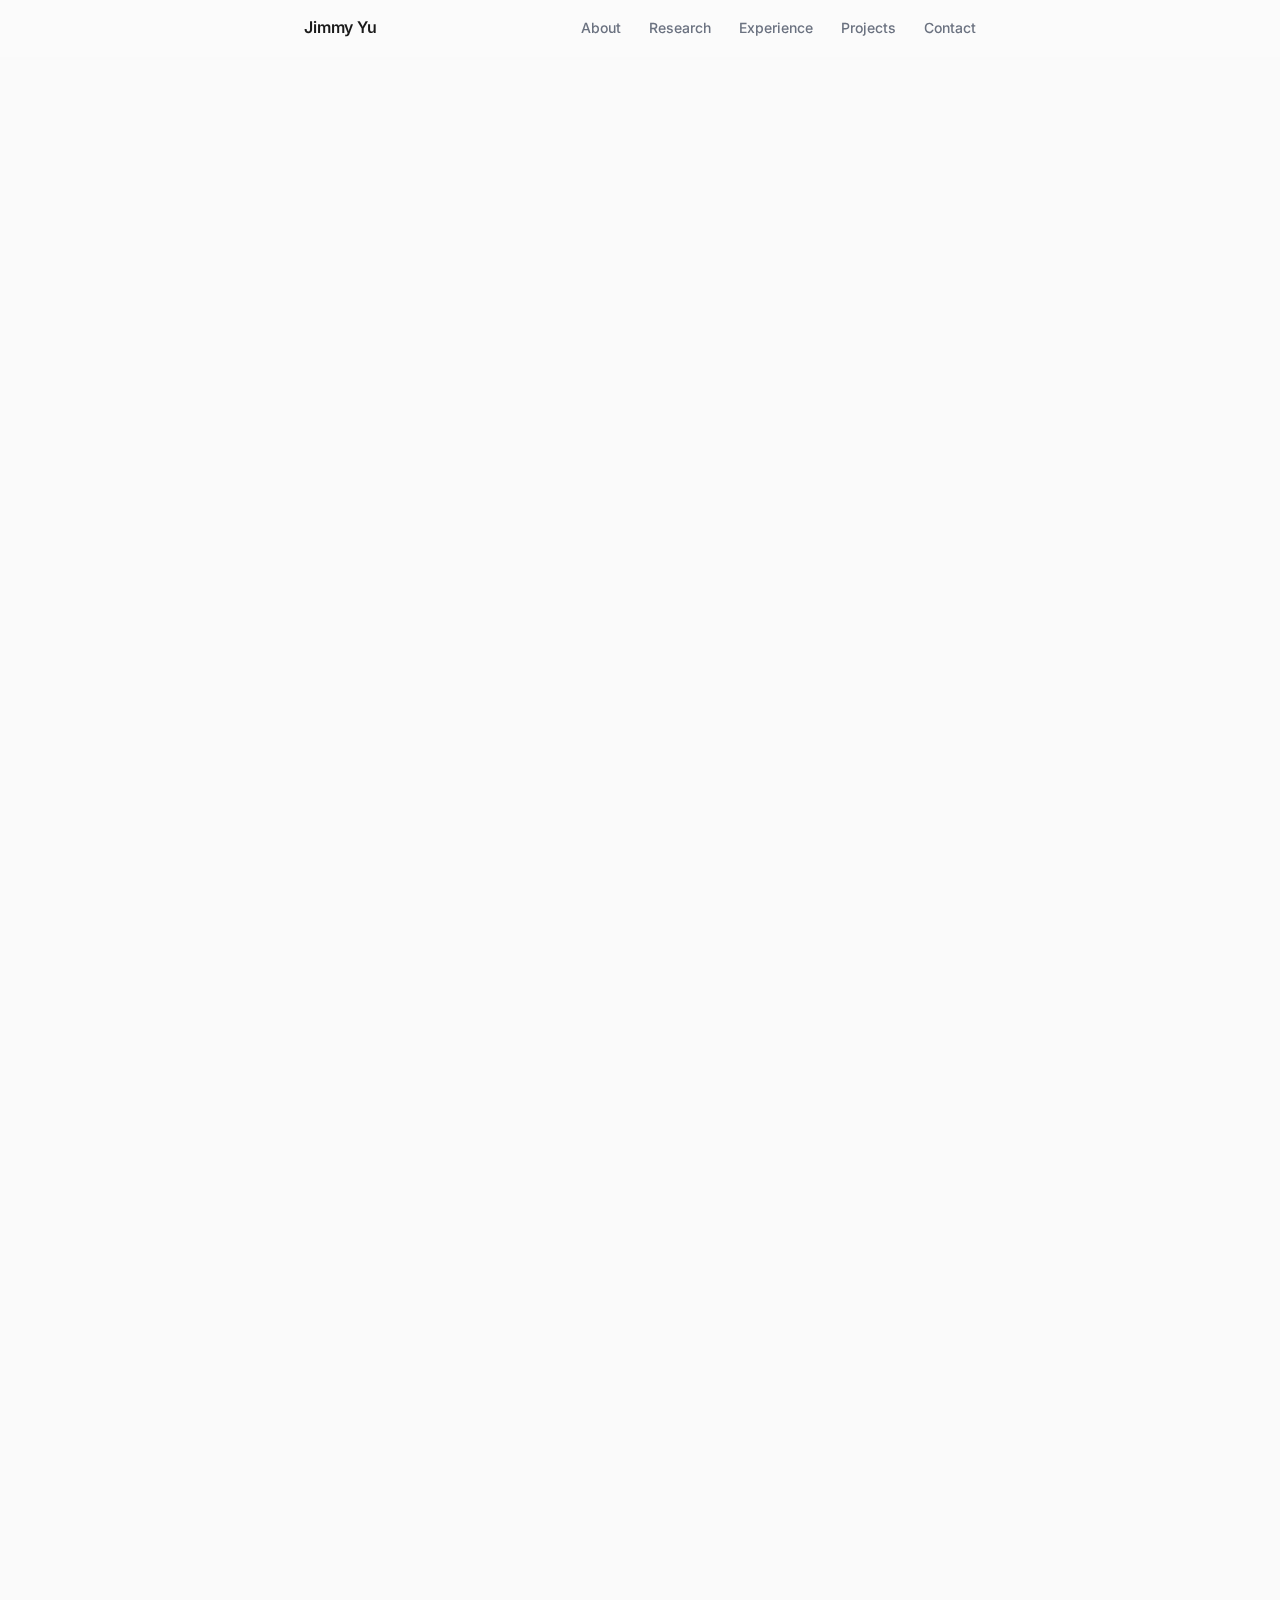
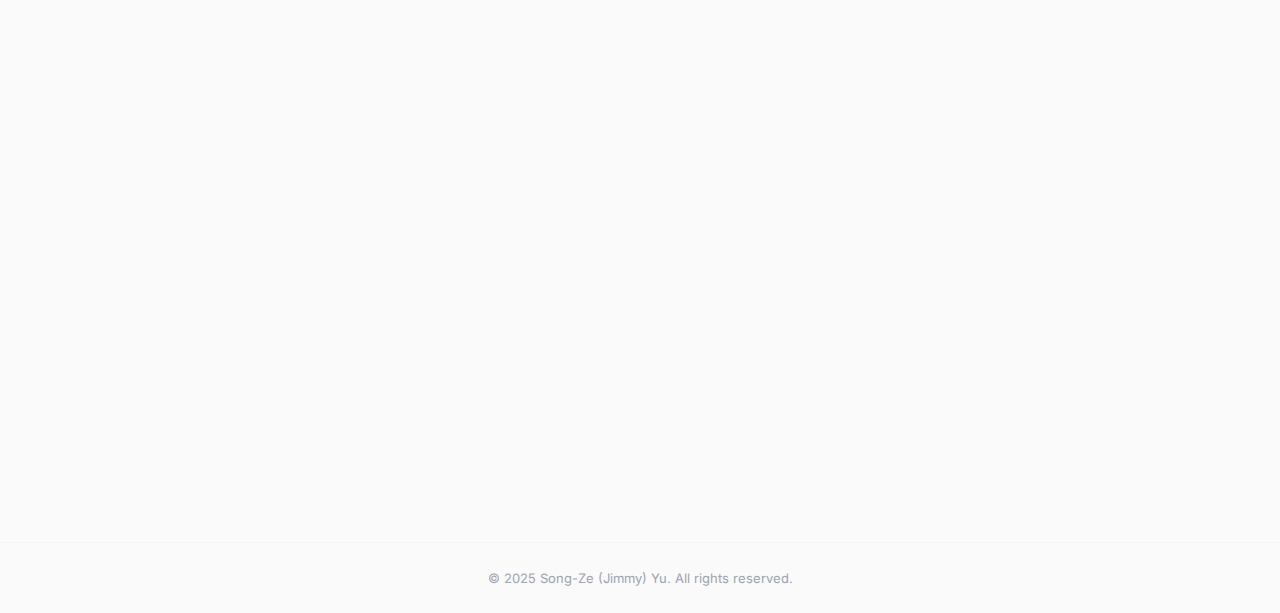
<file: index.html>
<!DOCTYPE html>
<html lang="en">
<head>
  <meta charset="utf-8" />
  <meta name="viewport" content="width=device-width, initial-scale=1" />
  <title>Song-Ze (Jimmy) Yu</title>
  <meta name="description" content="Song-Ze (Jimmy) Yu — CS @ UC Berkeley, ML Researcher, Pianist. An engineer & a musician." />
  <link rel="preconnect" href="https://fonts.googleapis.com" />
  <link rel="preconnect" href="https://fonts.gstatic.com" crossorigin />
  <link href="https://fonts.googleapis.com/css2?family=Inter:wght@400;500;600;700&display=swap" rel="stylesheet" />
  <link rel="stylesheet" href="assets/css/style.css" />
</head>
<body>

  <!-- Sticky Navigation -->
  <nav class="nav" id="nav">
    <div class="nav-inner">
      <a href="#hero" class="nav-name">Jimmy Yu</a>
      <button class="nav-toggle" id="nav-toggle" aria-label="Toggle menu">
        <span></span>
        <span></span>
        <span></span>
      </button>
      <ul class="nav-links" id="nav-links">
        <li><a href="#about">About</a></li>
        <li><a href="#research">Research</a></li>
        <li><a href="#experience">Experience</a></li>
        <li><a href="#projects">Projects</a></li>
        <li><a href="#contact">Contact</a></li>
      </ul>
    </div>
  </nav>

  <main>

    <!-- Hero Section -->
    <section class="hero" id="hero">
      <div class="hero-content fade-in">
        <img src="images/me.jpeg" alt="Song-Ze (Jimmy) Yu" class="hero-photo" />
        <h1 class="hero-name">Song-Ze (Jimmy) Yu</h1>
        <p class="hero-tagline"><em>An engineer &amp; a musician</em></p>
        <p class="hero-oneliner">CS @ UC Berkeley &middot; ML Researcher &middot; Pianist (24 solo concerts)</p>
        <div class="hero-socials">
          <a href="https://www.linkedin.com/in/vaclis/" target="_blank" rel="noopener" aria-label="LinkedIn">
            <svg width="22" height="22" viewBox="0 0 24 24" fill="none" stroke="currentColor" stroke-width="2" stroke-linecap="round" stroke-linejoin="round"><path d="M16 8a6 6 0 0 1 6 6v7h-4v-7a2 2 0 0 0-4 0v7h-4v-7a6 6 0 0 1 6-6z"/><rect x="2" y="9" width="4" height="12"/><circle cx="4" cy="4" r="2"/></svg>
          </a>
          <a href="https://www.github.com/vaclisinc" target="_blank" rel="noopener" aria-label="GitHub">
            <svg width="22" height="22" viewBox="0 0 24 24" fill="none" stroke="currentColor" stroke-width="2" stroke-linecap="round" stroke-linejoin="round"><path d="M9 19c-5 1.5-5-2.5-7-3m14 6v-3.87a3.37 3.37 0 0 0-.94-2.61c3.14-.35 6.44-1.54 6.44-7A5.44 5.44 0 0 0 20 4.77 5.07 5.07 0 0 0 19.91 1S18.73.65 16 2.48a13.38 13.38 0 0 0-7 0C6.27.65 5.09 1 5.09 1A5.07 5.07 0 0 0 5 4.77a5.44 5.44 0 0 0-1.5 3.78c0 5.42 3.3 6.61 6.44 7A3.37 3.37 0 0 0 9 18.13V22"/></svg>
          </a>
          <a href="https://www.instagram.com/jy.1204_/" target="_blank" rel="noopener" aria-label="Instagram">
            <svg width="22" height="22" viewBox="0 0 24 24" fill="none" stroke="currentColor" stroke-width="2" stroke-linecap="round" stroke-linejoin="round"><rect x="2" y="2" width="20" height="20" rx="5" ry="5"/><path d="M16 11.37A4 4 0 1 1 12.63 8 4 4 0 0 1 16 11.37z"/><line x1="17.5" y1="6.5" x2="17.51" y2="6.5"/></svg>
          </a>
          <a href="https://www.youtube.com/@vaclis_daily" target="_blank" rel="noopener" aria-label="YouTube">
            <svg width="22" height="22" viewBox="0 0 24 24" fill="none" stroke="currentColor" stroke-width="2" stroke-linecap="round" stroke-linejoin="round"><path d="M22.54 6.42a2.78 2.78 0 0 0-1.94-2C18.88 4 12 4 12 4s-6.88 0-8.6.46a2.78 2.78 0 0 0-1.94 2A29 29 0 0 0 1 11.75a29 29 0 0 0 .46 5.33A2.78 2.78 0 0 0 3.4 19.1c1.72.46 8.6.46 8.6.46s6.88 0 8.6-.46a2.78 2.78 0 0 0 1.94-2 29 29 0 0 0 .46-5.25 29 29 0 0 0-.46-5.33z"/><polygon points="9.75 15.02 15.5 11.75 9.75 8.48 9.75 15.02"/></svg>
          </a>
          <a href="mailto:vaclis@berkeley.edu" aria-label="Email">
            <svg width="22" height="22" viewBox="0 0 24 24" fill="none" stroke="currentColor" stroke-width="2" stroke-linecap="round" stroke-linejoin="round"><path d="M4 4h16c1.1 0 2 .9 2 2v12c0 1.1-.9 2-2 2H4c-1.1 0-2-.9-2-2V6c0-1.1.9-2 2-2z"/><polyline points="22,6 12,13 2,6"/></svg>
          </a>
        </div>
        <a href="Song_Ze__YU (6).pdf" class="hero-cv" target="_blank" rel="noopener">Download CV</a>
      </div>
    </section>

    <!-- About Section -->
    <section class="section" id="about">
      <div class="container fade-in">
        <h2 class="section-title">About</h2>
        <div class="about-text">
          <p>
            I'm a Computer Science student at UC Berkeley (exchange from National Tsing Hua University),
            passionate about the intersection of machine learning and music technology. My goal is to build
            Audio Language Models for music &mdash; inspired by the rapid progress of Vision-Language Models,
            I believe similar breakthroughs are possible in the audio domain.
          </p>
          <p>
            Beyond engineering, I'm a classical pianist with 24 solo concerts and over 70 TV appearances
            across Asia. This dual perspective as both an engineer and a musician drives my research and
            creative work.
          </p>
          <p>
            I'm also a 4&times; hackathon winner. One of my projects, ParkFlow, was integrated into
            Taipei's TownPass super-app, reaching over 3 million downloads.
          </p>
        </div>
      </div>
    </section>

    <!-- Research Section -->
    <section class="section" id="research">
      <div class="container fade-in">
        <h2 class="section-title">Research</h2>
        <p class="section-intro">
          My research focuses on Audio Language Models and music information retrieval,
          aiming to bring the power of modern deep learning to music understanding and generation.
        </p>

        <div class="entry">
          <div class="entry-header">
            <div>
              <h3 class="entry-title">InstructFX2FX</h3>
              <p class="entry-sub">CNMAT Lab, UC Berkeley &middot; Research Assistant</p>
            </div>
            <span class="entry-date">Aug 2025 &ndash; Present</span>
          </div>
          <ul class="entry-details">
            <li>Working on instruction-guided audio effect transfer using language-conditioned models</li>
            <li>Developing methods for controllable audio transformation through natural language instructions</li>
          </ul>
        </div>

        <div class="entry">
          <div class="entry-header">
            <div>
              <h3 class="entry-title">VTR Model</h3>
              <p class="entry-sub">AHG Music Lab, NTHU &middot; Research Assistant</p>
            </div>
            <span class="entry-date">Jul 2024 &ndash; May 2025</span>
          </div>
          <ul class="entry-details">
            <li>Developed a Voice Timbre Replacement model for real-time vocal transformation</li>
            <li>Built a JUCE-based VST plugin (VTR-SmartEQ) for practical music production use</li>
          </ul>
        </div>
      </div>
    </section>

    <!-- Experience Section -->
    <section class="section" id="experience">
      <div class="container fade-in">
        <h2 class="section-title">Experience</h2>

        <div class="entry">
          <div class="entry-header">
            <div>
              <h3 class="entry-title">Berkeleytime</h3>
              <p class="entry-sub">ML Pod Lead &amp; Full-Stack Engineer</p>
            </div>
            <span class="entry-date">Sep 2025 &ndash; Present</span>
          </div>
          <ul class="entry-details">
            <li>Leading the ML pod to build intelligent course recommendation and scheduling features</li>
            <li>Contributing full-stack with TypeScript, GraphQL, React, and MongoDB</li>
            <li>Collaborating with a team of engineers to serve 40,000+ Berkeley students</li>
          </ul>
        </div>

        <div class="entry">
          <div class="entry-header">
            <div>
              <h3 class="entry-title">Positive Grid</h3>
              <p class="entry-sub">Machine Learning Intern</p>
            </div>
            <span class="entry-date">Jun 2025 &ndash; Sep 2025</span>
          </div>
          <ul class="entry-details">
            <li>Applied ML techniques to guitar amp modeling and audio effect processing</li>
            <li>Worked on neural network architectures for real-time audio inference</li>
            <li>Collaborated with audio DSP engineers to integrate ML models into production plugins</li>
          </ul>
        </div>
      </div>
    </section>

    <!-- Projects & Awards Section -->
    <section class="section" id="projects">
      <div class="container fade-in">
        <h2 class="section-title">Projects &amp; Awards</h2>

        <h3 class="subsection-title">Awards</h3>
        <div class="awards-list">
          <div class="award-item">
            <span class="award-date">Oct 2025</span>
            <div>
              <strong>Claude &times; a16z &times; Berkeley M.E.T. Makeathon</strong> &mdash; Best Design
            </div>
          </div>
          <div class="award-item">
            <span class="award-date">Oct 2024</span>
            <div>
              <strong>Meichu Hackathon 2024</strong> &mdash; 2nd Place, Google
            </div>
          </div>
          <div class="award-item">
            <span class="award-date">Sep 2024</span>
            <div>
              <strong>Taipei Hackathon 2024</strong> &mdash; 3rd Place &rarr; Integrated into TownPass (3M+ downloads)
            </div>
          </div>
          <div class="award-item">
            <span class="award-date">Jul 2024</span>
            <div>
              <strong>SITCON Hackathon 2024</strong> &mdash; 1st Place
            </div>
          </div>
        </div>

        <h3 class="subsection-title">Selected Projects</h3>
        <div class="projects-grid">
          <div class="project-card">
            <h4 class="project-title">Claude Code Remote</h4>
            <p class="project-meta">Open Source</p>
            <p class="project-desc">
              An open-source tool that gained widespread attention with 126K+ views on X.
              Enables remote development workflows with Claude.
            </p>
            <a href="https://github.com/vaclisinc/claude-code-remote" target="_blank" rel="noopener" class="project-link">View on GitHub &rarr;</a>
          </div>
          <div class="project-card">
            <h4 class="project-title">VTR-SmartEQ</h4>
            <p class="project-meta">JUCE VST Plugin</p>
            <p class="project-desc">
              A VST plugin for voice timbre replacement, enabling real-time vocal transformation
              in music production environments.
            </p>
          </div>
        </div>
      </div>
    </section>

    <!-- Contact / Footer -->
    <section class="section section-contact" id="contact">
      <div class="container fade-in">
        <h2 class="section-title">Let's Connect</h2>
        <p class="contact-text">
          I'm always open to discussing research, music, or collaboration opportunities.
        </p>
        <a href="mailto:vaclis@berkeley.edu" class="contact-email">vaclis@berkeley.edu</a>
        <div class="contact-socials">
          <a href="https://www.linkedin.com/in/vaclis/" target="_blank" rel="noopener" aria-label="LinkedIn">
            <svg width="20" height="20" viewBox="0 0 24 24" fill="none" stroke="currentColor" stroke-width="2" stroke-linecap="round" stroke-linejoin="round"><path d="M16 8a6 6 0 0 1 6 6v7h-4v-7a2 2 0 0 0-4 0v7h-4v-7a6 6 0 0 1 6-6z"/><rect x="2" y="9" width="4" height="12"/><circle cx="4" cy="4" r="2"/></svg>
          </a>
          <a href="https://www.github.com/vaclisinc" target="_blank" rel="noopener" aria-label="GitHub">
            <svg width="20" height="20" viewBox="0 0 24 24" fill="none" stroke="currentColor" stroke-width="2" stroke-linecap="round" stroke-linejoin="round"><path d="M9 19c-5 1.5-5-2.5-7-3m14 6v-3.87a3.37 3.37 0 0 0-.94-2.61c3.14-.35 6.44-1.54 6.44-7A5.44 5.44 0 0 0 20 4.77 5.07 5.07 0 0 0 19.91 1S18.73.65 16 2.48a13.38 13.38 0 0 0-7 0C6.27.65 5.09 1 5.09 1A5.07 5.07 0 0 0 5 4.77a5.44 5.44 0 0 0-1.5 3.78c0 5.42 3.3 6.61 6.44 7A3.37 3.37 0 0 0 9 18.13V22"/></svg>
          </a>
          <a href="https://www.instagram.com/jy.1204_/" target="_blank" rel="noopener" aria-label="Instagram">
            <svg width="20" height="20" viewBox="0 0 24 24" fill="none" stroke="currentColor" stroke-width="2" stroke-linecap="round" stroke-linejoin="round"><rect x="2" y="2" width="20" height="20" rx="5" ry="5"/><path d="M16 11.37A4 4 0 1 1 12.63 8 4 4 0 0 1 16 11.37z"/><line x1="17.5" y1="6.5" x2="17.51" y2="6.5"/></svg>
          </a>
          <a href="https://www.youtube.com/@vaclis_daily" target="_blank" rel="noopener" aria-label="YouTube">
            <svg width="20" height="20" viewBox="0 0 24 24" fill="none" stroke="currentColor" stroke-width="2" stroke-linecap="round" stroke-linejoin="round"><path d="M22.54 6.42a2.78 2.78 0 0 0-1.94-2C18.88 4 12 4 12 4s-6.88 0-8.6.46a2.78 2.78 0 0 0-1.94 2A29 29 0 0 0 1 11.75a29 29 0 0 0 .46 5.33A2.78 2.78 0 0 0 3.4 19.1c1.72.46 8.6.46 8.6.46s6.88 0 8.6-.46a2.78 2.78 0 0 0 1.94-2 29 29 0 0 0 .46-5.25 29 29 0 0 0-.46-5.33z"/><polygon points="9.75 15.02 15.5 11.75 9.75 8.48 9.75 15.02"/></svg>
          </a>
        </div>
      </div>
    </section>

  </main>

  <footer class="footer">
    <div class="container">
      <p>&copy; 2025 Song-Ze (Jimmy) Yu. All rights reserved.</p>
    </div>
  </footer>

  <script src="assets/js/main.js"></script>
</body>
</html>
</file>
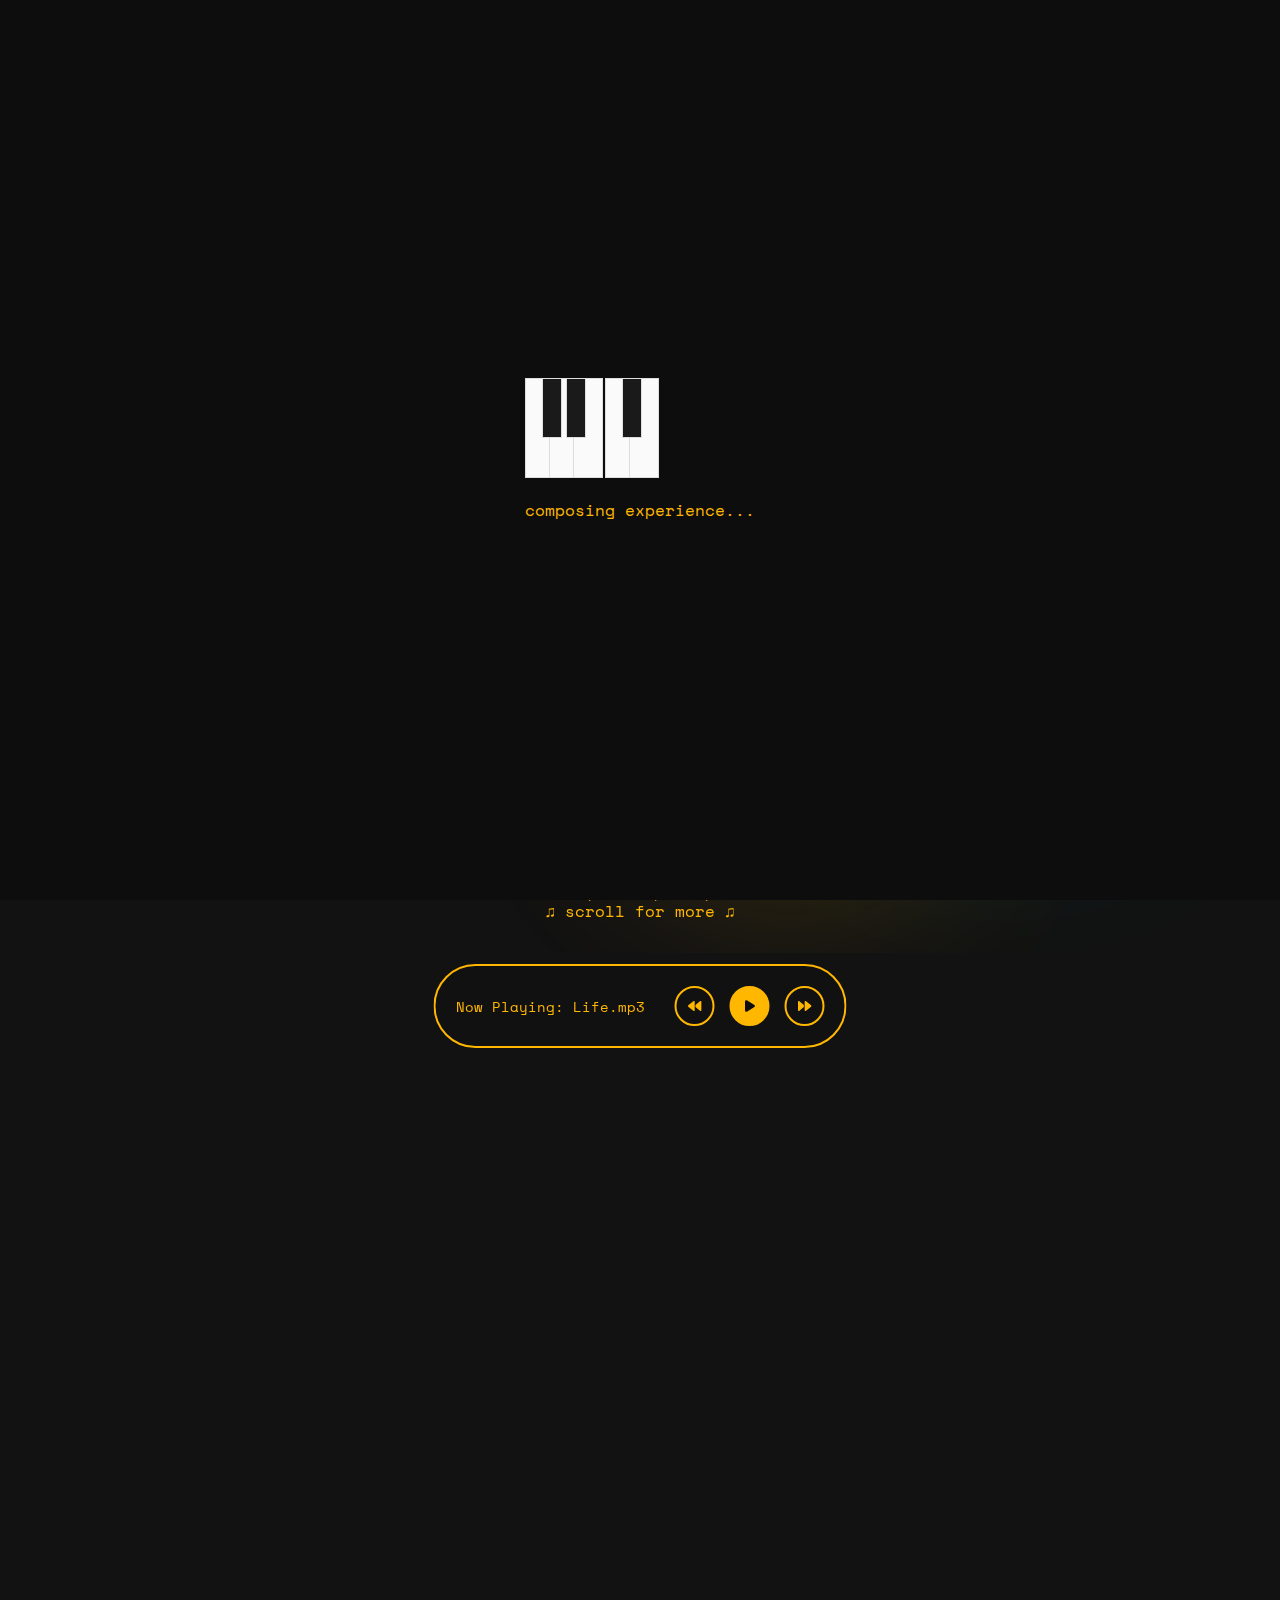
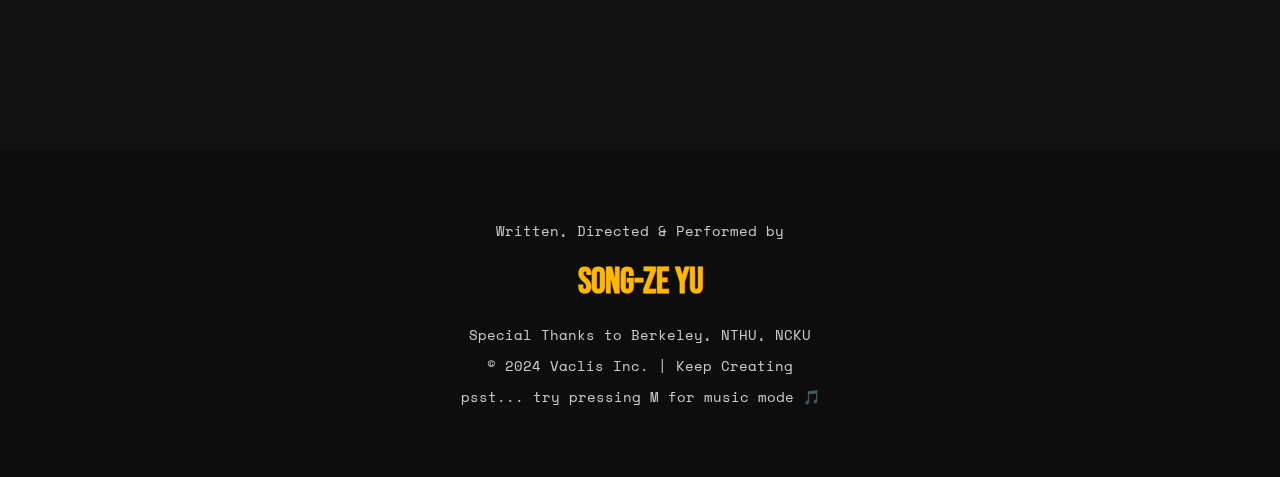
<file: index-creative.html>
<!DOCTYPE html>
<html lang="en">
<head>
    <meta charset="UTF-8">
    <meta name="viewport" content="width=device-width, initial-scale=1.0">
    <title>Song-Ze Yu | Where Music Meets Code</title>
    <meta name="description" content="Song-Ze Yu - Pianist turned programmer, Berkeley-bound, creating harmony between music and technology">
    <link rel="stylesheet" href="assets/css/creative.css">
    <link rel="preconnect" href="https://fonts.googleapis.com">
    <link rel="preconnect" href="https://fonts.gstatic.com" crossorigin>
    <link href="https://fonts.googleapis.com/css2?family=Space+Mono:wght@400;700&family=Bebas+Neue&family=Poppins:wght@300;400;500;600;700&display=swap" rel="stylesheet">
    <link rel="stylesheet" href="https://cdnjs.cloudflare.com/ajax/libs/font-awesome/6.4.0/css/all.min.css">
</head>
<body>
    <!-- Splash Screen with Sound -->
    <div id="splash" class="splash">
        <div class="splash-content">
            <div class="piano-loader">
                <div class="key white" data-note="C"></div>
                <div class="key black" data-note="C#"></div>
                <div class="key white" data-note="D"></div>
                <div class="key black" data-note="D#"></div>
                <div class="key white" data-note="E"></div>
                <div class="key white" data-note="F"></div>
                <div class="key black" data-note="F#"></div>
                <div class="key white" data-note="G"></div>
            </div>
            <p class="loading-text">composing experience...</p>
        </div>
    </div>

    <!-- Music Visualizer Background -->
    <div class="visualizer-bg">
        <canvas id="audio-visualizer"></canvas>
        <div class="frequency-bars">
            <span></span><span></span><span></span><span></span><span></span>
            <span></span><span></span><span></span><span></span><span></span>
            <span></span><span></span><span></span><span></span><span></span>
            <span></span><span></span><span></span><span></span><span></span>
        </div>
    </div>

    <!-- Playful Navigation -->
    <nav class="nav-studio">
        <div class="nav-mixer">
            <div class="logo-vinyl">
                <div class="vinyl-disc">
                    <span class="label">VACLIS</span>
                </div>
            </div>
            <div class="nav-tracks">
                <button class="track-btn" data-section="intro">
                    <span class="track-number">01</span>
                    <span class="track-name">Intro</span>
                </button>
                <button class="track-btn" data-section="journey">
                    <span class="track-number">02</span>
                    <span class="track-name">Journey</span>
                </button>
                <button class="track-btn" data-section="projects">
                    <span class="track-number">03</span>
                    <span class="track-name">Creations</span>
                </button>
                <button class="track-btn" data-section="achievements">
                    <span class="track-number">04</span>
                    <span class="track-name">Wins</span>
                </button>
                <button class="track-btn" data-section="connect">
                    <span class="track-number">05</span>
                    <span class="track-name">Collab</span>
                </button>
            </div>
            <div class="sound-toggle">
                <button id="sound-btn" class="sound-on">
                    <i class="fas fa-volume-up"></i>
                </button>
            </div>
        </div>
    </nav>

    <!-- Hero: Piano Interface -->
    <section id="intro" class="hero-piano">
        <div class="stage-lights">
            <div class="spotlight spot1"></div>
            <div class="spotlight spot2"></div>
            <div class="spotlight spot3"></div>
        </div>
        
        <div class="hero-content">
            <div class="cassette-tape floating">
                <div class="cassette-label">
                    <p>SIDE A: The Journey</p>
                    <h1>Song-Ze Yu</h1>
                    <p>2022-2025 Mix</p>
                </div>
                <div class="cassette-windows">
                    <div class="reel left spinning"></div>
                    <div class="reel right spinning"></div>
                </div>
            </div>

            <div class="hero-intro">
                <p class="handwritten">Hey! I'm Jimmy 👋</p>
                <h2 class="glowing-text">
                    <span class="note">♪</span> 24 concerts played
                    <span class="note">⚡</span> 3 hackathons won
                    <span class="note">🎹</span> ∞ lines coded
                </h2>
                <p class="tagline">Currently remixing music with ML @ Positive Grid</p>
                <p class="next-track">Next stop: Berkeley CS '25 🐻</p>
            </div>

            <!-- Interactive Piano -->
            <div class="piano-container">
                <div class="piano" id="interactive-piano">
                    <div class="key white" data-key="C" data-freq="261.63">C</div>
                    <div class="key black" data-key="C#" data-freq="277.18"></div>
                    <div class="key white" data-key="D" data-freq="293.66">D</div>
                    <div class="key black" data-key="D#" data-freq="311.13"></div>
                    <div class="key white" data-key="E" data-freq="329.63">E</div>
                    <div class="key white" data-key="F" data-freq="349.23">F</div>
                    <div class="key black" data-key="F#" data-freq="369.99"></div>
                    <div class="key white" data-key="G" data-freq="392.00">G</div>
                    <div class="key black" data-key="G#" data-freq="415.30"></div>
                    <div class="key white" data-key="A" data-freq="440.00">A</div>
                    <div class="key black" data-key="A#" data-freq="466.16"></div>
                    <div class="key white" data-key="B" data-freq="493.88">B</div>
                </div>
                <p class="piano-hint">🎹 Click the keys or use your keyboard (A-K)</p>
            </div>
        </div>

        <div class="scroll-prompt">
            <div class="music-note-scroll">
                <span>♫</span>
                <span>scroll for more</span>
                <span>♫</span>
            </div>
        </div>
    </section>

    <!-- About Me: Record Player Style -->
    <section id="about" class="about-vinyl">
        <div class="container">
            <div class="record-player">
                <div class="turntable">
                    <div class="record spinning">
                        <div class="record-label">
                            <img src="../images/me.jpeg" alt="Song-Ze Yu" class="record-image">
                            <p>VACLIS RECORDS</p>
                        </div>
                    </div>
                    <div class="tonearm">
                        <div class="cartridge"></div>
                    </div>
                </div>
                <div class="album-info">
                    <h2>Track List:</h2>
                    <div class="tracks">
                        <div class="track">
                            <span class="track-time">2022</span>
                            <span class="track-title">Started at NCKU - GPA 4.16/4.3 🔥</span>
                        </div>
                        <div class="track">
                            <span class="track-time">2023</span>
                            <span class="track-title">Transferred to NTHU - Joined Music Lab 🎵</span>
                        </div>
                        <div class="track">
                            <span class="track-time">2024</span>
                            <span class="track-title">3 Hackathon Wins - Total Prize NT$100,000+ 🏆</span>
                        </div>
                        <div class="track">
                            <span class="track-time">2025</span>
                            <span class="track-title">ML Intern @ Positive Grid - Music Tech! 🎸</span>
                        </div>
                        <div class="track playing">
                            <span class="track-time">Soon</span>
                            <span class="track-title">UC Berkeley - New Album Dropping! 🐻</span>
                        </div>
                    </div>
                    <div class="album-notes">
                        <p><strong>Genre:</strong> Experimental Tech-Classical Fusion</p>
                        <p><strong>Featuring:</strong> Python beats, React rhythms, PyTorch drops</p>
                        <p><strong>Special Thanks:</strong> 24 concert audiences, open source community (126K plays!)</p>
                    </div>
                </div>
            </div>
        </div>
    </section>

    <!-- Projects: Mixtape Collection -->
    <section id="projects" class="projects-mixtapes">
        <div class="container">
            <h2 class="section-title">
                <span class="neon-sign">My Mixtapes</span>
                <span class="subtitle">(click to play)</span>
            </h2>
            
            <div class="mixtape-shelf">
                <!-- InningIQ Mixtape -->
                <div class="mixtape" data-project="inningiq">
                    <div class="mixtape-case">
                        <div class="spine">
                            <span>InningIQ</span>
                        </div>
                        <div class="cover">
                            <h3>InningIQ</h3>
                            <p class="mixtape-year">2024</p>
                            <div class="track-list">
                                <p>Side A: AI Baseball Analytics</p>
                                <p>Side B: Data Visualization</p>
                            </div>
                            <div class="tech-sticker">React + FastAPI + PyTorch</div>
                            <a href="https://github.com/vaclisinc/InningIQ" class="play-btn">
                                <i class="fab fa-github"></i> Play
                            </a>
                        </div>
                    </div>
                </div>

                <!-- VTR-SmartEQ Mixtape -->
                <div class="mixtape" data-project="vtr">
                    <div class="mixtape-case">
                        <div class="spine">
                            <span>VTR-SmartEQ</span>
                        </div>
                        <div class="cover">
                            <h3>VTR-SmartEQ</h3>
                            <p class="mixtape-year">2025</p>
                            <div class="track-list">
                                <p>Side A: AI EQ Prediction</p>
                                <p>Side B: VST Plugin Magic</p>
                            </div>
                            <div class="tech-sticker">JUCE + C++ + PyTorch</div>
                            <div class="special-edition">Positive Grid Edition</div>
                        </div>
                    </div>
                </div>

                <!-- ParkFlow Mixtape -->
                <div class="mixtape gold" data-project="parkflow">
                    <div class="mixtape-case">
                        <div class="spine">
                            <span>ParkFlow ⭐</span>
                        </div>
                        <div class="cover">
                            <h3>ParkFlow</h3>
                            <p class="mixtape-year">2024</p>
                            <div class="award-sticker">NT$100,000 Winner!</div>
                            <div class="track-list">
                                <p>Side A: Real-time Parking</p>
                                <p>Side B: 3M+ Downloads</p>
                            </div>
                            <div class="tech-sticker">Vue 3 + Flutter</div>
                        </div>
                    </div>
                </div>

                <!-- Claude Code Remote -->
                <div class="mixtape viral" data-project="claude">
                    <div class="mixtape-case">
                        <div class="spine">
                            <span>Claude Code 🔥</span>
                        </div>
                        <div class="cover">
                            <h3>Claude Code Remote</h3>
                            <p class="mixtape-year">2024</p>
                            <div class="viral-badge">126K Plays on X!</div>
                            <div class="track-list">
                                <p>5 PRs + 7 Issues</p>
                                <p>Open Source Hit!</p>
                            </div>
                            <div class="tech-sticker">JavaScript + IMAP</div>
                        </div>
                    </div>
                </div>
            </div>
        </div>
    </section>

    <!-- Achievements: Concert Poster Wall -->
    <section id="achievements" class="achievements-posters">
        <div class="container">
            <h2 class="section-title">
                <span class="graffiti-text">Wall of Fame</span>
            </h2>
            
            <div class="poster-wall">
                <div class="poster poster-gold tilt-left">
                    <div class="poster-content">
                        <h3>MEICHU HACKATHON</h3>
                        <p class="poster-date">OCT 2024</p>
                        <div class="poster-rank">2ND PLACE</div>
                        <p class="poster-sponsor">Sponsored by Google</p>
                        <p class="poster-project">Travelity App</p>
                    </div>
                </div>

                <div class="poster poster-gold tilt-right">
                    <div class="poster-content">
                        <h3>TAIPEI HACKATHON</h3>
                        <p class="poster-date">SEP 2024</p>
                        <div class="poster-rank">3RD PLACE</div>
                        <div class="poster-prize">NT$100,000</div>
                        <p class="poster-special">Featured in Official App!</p>
                    </div>
                </div>

                <div class="poster poster-silver">
                    <div class="poster-content">
                        <h3>SITCON 2024</h3>
                        <p class="poster-date">JUL 2024</p>
                        <div class="poster-rank">GROUP WINNER</div>
                        <p class="poster-project">ccDiary - Mental Health</p>
                    </div>
                </div>

                <div class="poster poster-concert tilt-left">
                    <div class="poster-content">
                        <h3>24 CONCERTS</h3>
                        <p class="poster-date">2015-2023</p>
                        <div class="poster-rank">SOLO PIANIST</div>
                        <p class="poster-special">Classical & Improvisation</p>
                    </div>
                </div>

                <div class="poster poster-special">
                    <div class="poster-content">
                        <h3>OPEN SOURCE</h3>
                        <div class="poster-rank">126K VIEWS</div>
                        <p class="poster-special">800+ Likes on X</p>
                        <p class="poster-project">Claude Code Remote</p>
                    </div>
                </div>
            </div>
        </div>
    </section>

    <!-- Skills: Music Studio Mixer -->
    <section id="skills" class="skills-mixer">
        <div class="container">
            <h2 class="section-title">
                <span class="lcd-display">Tech Stack Mixer</span>
            </h2>
            
            <div class="mixing-board">
                <div class="channel">
                    <h3>Languages</h3>
                    <div class="fader-group">
                        <div class="fader">
                            <div class="fader-track">
                                <div class="fader-handle" style="bottom: 95%"></div>
                            </div>
                            <label>Python</label>
                            <span class="level">95%</span>
                        </div>
                        <div class="fader">
                            <div class="fader-track">
                                <div class="fader-handle" style="bottom: 90%"></div>
                            </div>
                            <label>JS</label>
                            <span class="level">90%</span>
                        </div>
                        <div class="fader">
                            <div class="fader-track">
                                <div class="fader-handle" style="bottom: 85%"></div>
                            </div>
                            <label>C++</label>
                            <span class="level">85%</span>
                        </div>
                        <div class="fader">
                            <div class="fader-track">
                                <div class="fader-handle" style="bottom: 80%"></div>
                            </div>
                            <label>Dart</label>
                            <span class="level">80%</span>
                        </div>
                    </div>
                </div>

                <div class="channel">
                    <h3>Frameworks</h3>
                    <div class="fader-group">
                        <div class="fader">
                            <div class="fader-track">
                                <div class="fader-handle" style="bottom: 90%"></div>
                            </div>
                            <label>React</label>
                            <span class="level">90%</span>
                        </div>
                        <div class="fader">
                            <div class="fader-track">
                                <div class="fader-handle" style="bottom: 85%"></div>
                            </div>
                            <label>Vue</label>
                            <span class="level">85%</span>
                        </div>
                        <div class="fader">
                            <div class="fader-track">
                                <div class="fader-handle" style="bottom: 85%"></div>
                            </div>
                            <label>Flutter</label>
                            <span class="level">85%</span>
                        </div>
                        <div class="fader">
                            <div class="fader-track">
                                <div class="fader-handle" style="bottom: 75%"></div>
                            </div>
                            <label>JUCE</label>
                            <span class="level">75%</span>
                        </div>
                    </div>
                </div>

                <div class="channel">
                    <h3>AI/ML</h3>
                    <div class="fader-group">
                        <div class="fader">
                            <div class="fader-track">
                                <div class="fader-handle" style="bottom: 85%"></div>
                            </div>
                            <label>PyTorch</label>
                            <span class="level">85%</span>
                        </div>
                        <div class="fader">
                            <div class="fader-track">
                                <div class="fader-handle" style="bottom: 80%"></div>
                            </div>
                            <label>LangChain</label>
                            <span class="level">80%</span>
                        </div>
                        <div class="fader">
                            <div class="fader-track">
                                <div class="fader-handle" style="bottom: 85%"></div>
                            </div>
                            <label>FastAPI</label>
                            <span class="level">85%</span>
                        </div>
                    </div>
                </div>

                <div class="master-section">
                    <div class="vu-meter">
                        <div class="vu-bar"></div>
                        <div class="vu-bar"></div>
                        <div class="vu-bar"></div>
                        <div class="vu-bar"></div>
                        <div class="vu-bar"></div>
                        <div class="vu-bar"></div>
                        <div class="vu-bar active"></div>
                        <div class="vu-bar active"></div>
                        <div class="vu-bar active"></div>
                        <div class="vu-bar peak"></div>
                    </div>
                    <label>Overall Vibe</label>
                </div>
            </div>
        </div>
    </section>

    <!-- Connect: Backstage Pass -->
    <section id="connect" class="connect-backstage">
        <div class="container">
            <div class="backstage-pass">
                <div class="pass-header">
                    <h2>BACKSTAGE PASS</h2>
                    <p>All Access</p>
                </div>
                <div class="pass-content">
                    <div class="pass-photo">
                        <img src="../images/me.jpeg" alt="Song-Ze Yu">
                    </div>
                    <div class="pass-info">
                        <h3>Song-Ze Yu / Jimmy</h3>
                        <p class="pass-role">Pianist × Programmer</p>
                        
                        <div class="contact-list">
                            <a href="mailto:nckusic2022@gmail.com" class="contact-item">
                                <i class="fas fa-envelope"></i>
                                <span>Book a Session</span>
                            </a>
                            <a href="tel:+886986821675" class="contact-item">
                                <i class="fas fa-phone"></i>
                                <span>Direct Line</span>
                            </a>
                            <a href="/Song_Ze__YU__CV.pdf" class="contact-item" download>
                                <i class="fas fa-file-pdf"></i>
                                <span>Full Setlist (CV)</span>
                            </a>
                        </div>

                        <div class="social-stage">
                            <a href="https://www.linkedin.com/in/vaclis/" class="social-amp">
                                <i class="fab fa-linkedin"></i>
                            </a>
                            <a href="https://github.com/vaclisinc" class="social-amp">
                                <i class="fab fa-github"></i>
                            </a>
                            <a href="https://www.instagram.com/jy.1204_/" class="social-amp">
                                <i class="fab fa-instagram"></i>
                            </a>
                            <a href="https://www.youtube.com/@vaclis_daily" class="social-amp">
                                <i class="fab fa-youtube"></i>
                            </a>
                        </div>

                        <p class="pass-quote">"Let's compose something amazing together!"</p>
                    </div>
                </div>
                <div class="pass-barcode">
                    |||||| |||| | |||| ||| |||| ||||||
                </div>
            </div>
        </div>
    </section>

    <!-- Footer: End Credits -->
    <footer class="end-credits">
        <div class="credits-roll">
            <p>Written, Directed & Performed by</p>
            <h3>Song-Ze Yu</h3>
            <p>Special Thanks to Berkeley, NTHU, NCKU</p>
            <p>© 2024 Vaclis Inc. | Keep Creating</p>
            <p class="easter-egg-hint">psst... try pressing M for music mode 🎵</p>
        </div>
    </footer>

    <!-- Hidden Music Player -->
    <div id="music-player" class="music-player hidden">
        <div class="player-display">
            <span class="now-playing">Now Playing: Life.mp3</span>
            <div class="player-controls">
                <button class="player-btn"><i class="fas fa-backward"></i></button>
                <button class="player-btn play"><i class="fas fa-play"></i></button>
                <button class="player-btn"><i class="fas fa-forward"></i></button>
            </div>
        </div>
    </div>

    <script src="assets/js/creative.js"></script>
</body>
</html>
</file>
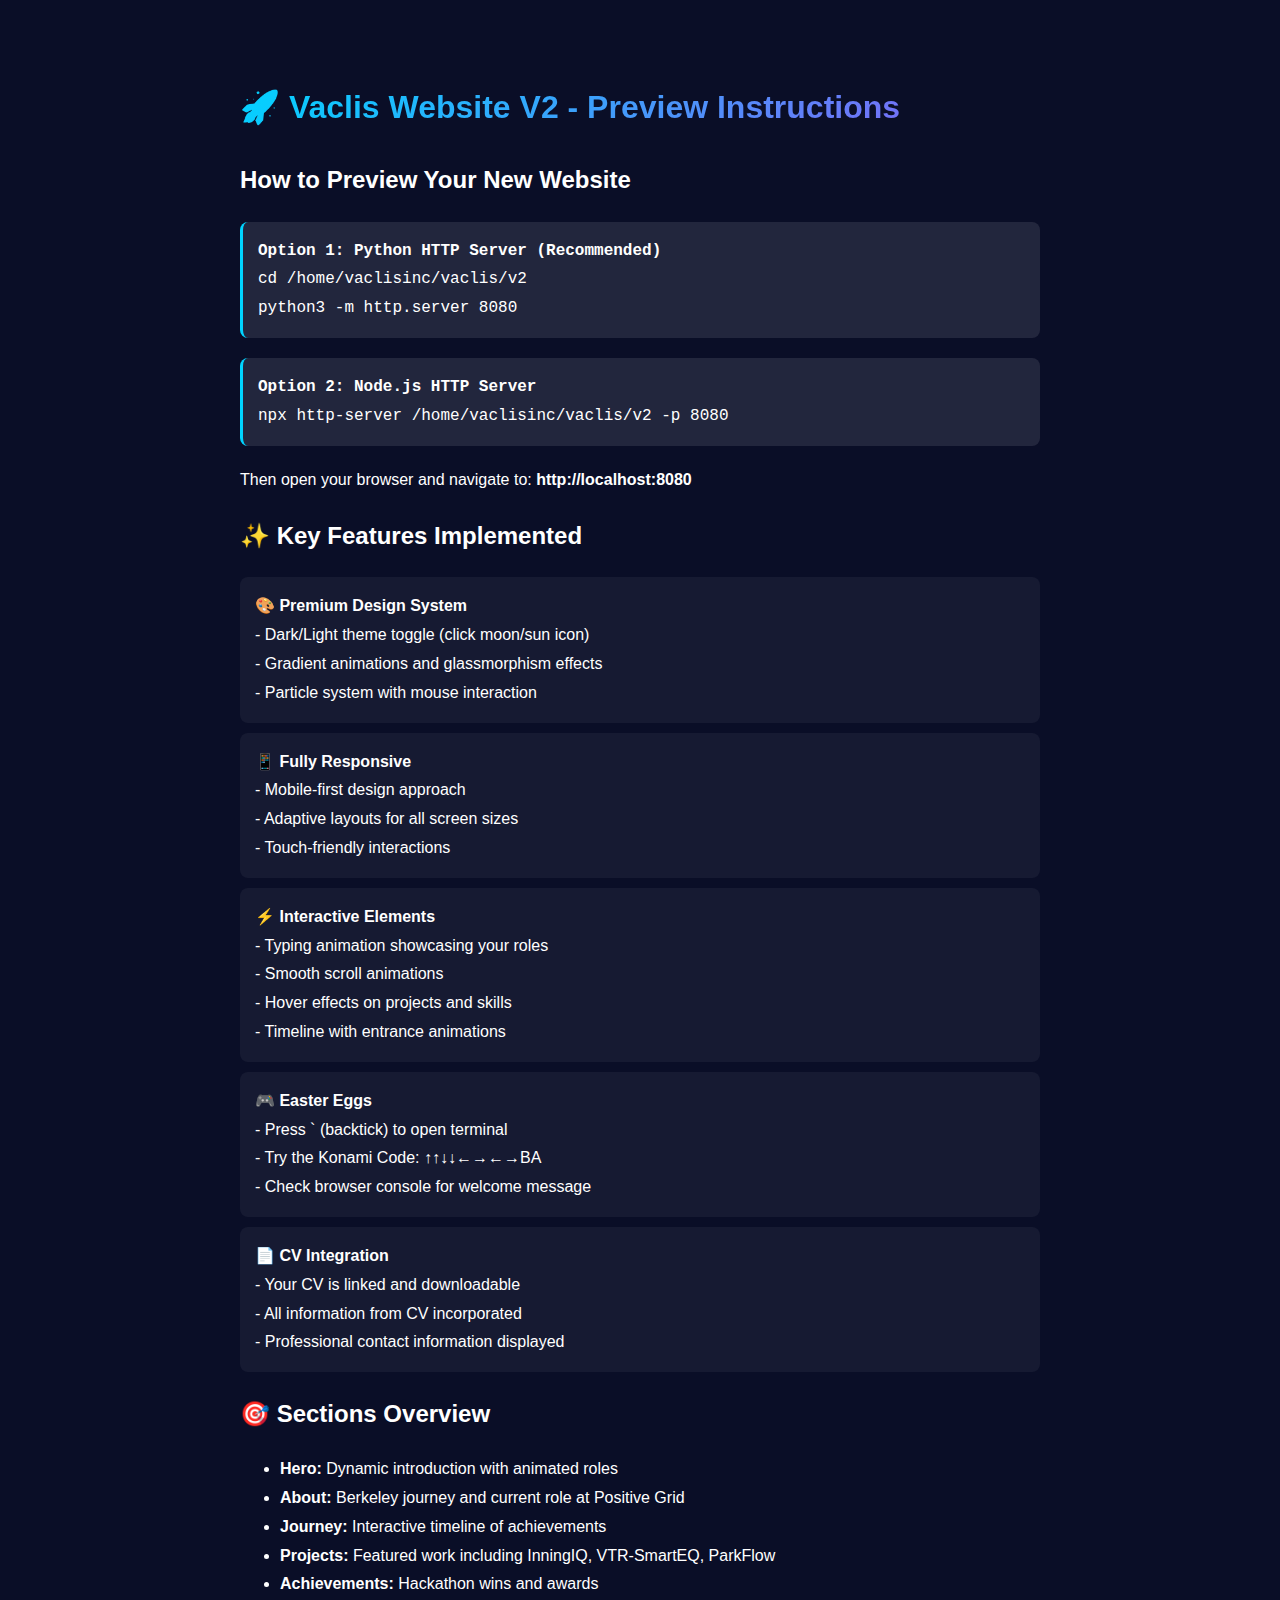
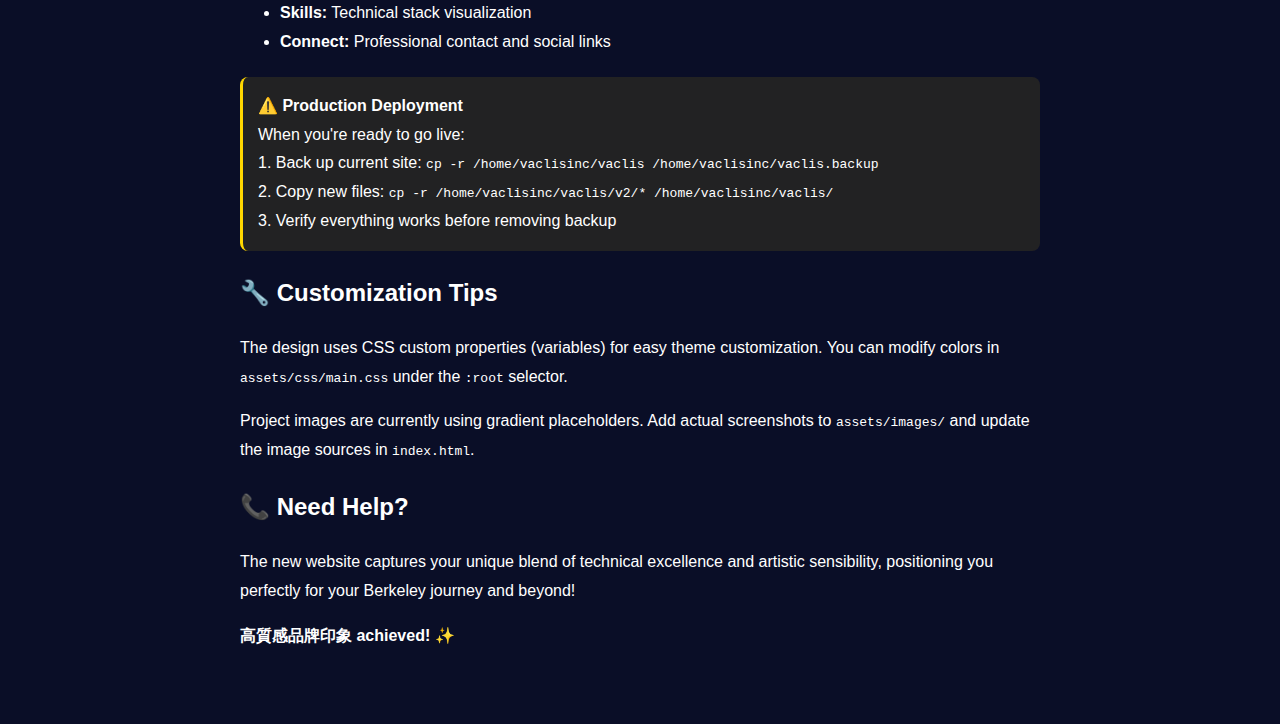
<file: preview.html>
<!DOCTYPE html>
<html lang="en">
<head>
    <meta charset="UTF-8">
    <meta name="viewport" content="width=device-width, initial-scale=1.0">
    <title>Preview Instructions - Vaclis V2</title>
    <style>
        body {
            font-family: 'Inter', sans-serif;
            background: #0A0E27;
            color: white;
            padding: 50px;
            line-height: 1.8;
        }
        .container {
            max-width: 800px;
            margin: 0 auto;
        }
        h1 {
            background: linear-gradient(135deg, #00D4FF 0%, #8B5CF6 100%);
            -webkit-background-clip: text;
            background-clip: text;
            -webkit-text-fill-color: transparent;
        }
        .command {
            background: rgba(255, 255, 255, 0.1);
            padding: 15px;
            border-radius: 8px;
            font-family: 'Courier New', monospace;
            margin: 20px 0;
            border-left: 3px solid #00D4FF;
        }
        .feature {
            background: rgba(255, 255, 255, 0.05);
            padding: 15px;
            border-radius: 8px;
            margin: 10px 0;
        }
        .warning {
            background: rgba(255, 215, 0, 0.1);
            border-left: 3px solid #FFD700;
            padding: 15px;
            border-radius: 8px;
            margin: 20px 0;
        }
        a {
            color: #00D4FF;
            text-decoration: none;
        }
        a:hover {
            text-decoration: underline;
        }
    </style>
</head>
<body>
    <div class="container">
        <h1>🚀 Vaclis Website V2 - Preview Instructions</h1>
        
        <h2>How to Preview Your New Website</h2>
        
        <div class="command">
            <strong>Option 1: Python HTTP Server (Recommended)</strong><br>
            cd /home/vaclisinc/vaclis/v2<br>
            python3 -m http.server 8080
        </div>
        
        <div class="command">
            <strong>Option 2: Node.js HTTP Server</strong><br>
            npx http-server /home/vaclisinc/vaclis/v2 -p 8080
        </div>
        
        <p>Then open your browser and navigate to: <strong>http://localhost:8080</strong></p>
        
        <h2>✨ Key Features Implemented</h2>
        
        <div class="feature">
            <strong>🎨 Premium Design System</strong><br>
            - Dark/Light theme toggle (click moon/sun icon)<br>
            - Gradient animations and glassmorphism effects<br>
            - Particle system with mouse interaction
        </div>
        
        <div class="feature">
            <strong>📱 Fully Responsive</strong><br>
            - Mobile-first design approach<br>
            - Adaptive layouts for all screen sizes<br>
            - Touch-friendly interactions
        </div>
        
        <div class="feature">
            <strong>⚡ Interactive Elements</strong><br>
            - Typing animation showcasing your roles<br>
            - Smooth scroll animations<br>
            - Hover effects on projects and skills<br>
            - Timeline with entrance animations
        </div>
        
        <div class="feature">
            <strong>🎮 Easter Eggs</strong><br>
            - Press ` (backtick) to open terminal<br>
            - Try the Konami Code: ↑↑↓↓←→←→BA<br>
            - Check browser console for welcome message
        </div>
        
        <div class="feature">
            <strong>📄 CV Integration</strong><br>
            - Your CV is linked and downloadable<br>
            - All information from CV incorporated<br>
            - Professional contact information displayed
        </div>
        
        <h2>🎯 Sections Overview</h2>
        
        <ul>
            <li><strong>Hero:</strong> Dynamic introduction with animated roles</li>
            <li><strong>About:</strong> Berkeley journey and current role at Positive Grid</li>
            <li><strong>Journey:</strong> Interactive timeline of achievements</li>
            <li><strong>Projects:</strong> Featured work including InningIQ, VTR-SmartEQ, ParkFlow</li>
            <li><strong>Achievements:</strong> Hackathon wins and awards</li>
            <li><strong>Skills:</strong> Technical stack visualization</li>
            <li><strong>Connect:</strong> Professional contact and social links</li>
        </ul>
        
        <div class="warning">
            <strong>⚠️ Production Deployment</strong><br>
            When you're ready to go live:<br>
            1. Back up current site: <code>cp -r /home/vaclisinc/vaclis /home/vaclisinc/vaclis.backup</code><br>
            2. Copy new files: <code>cp -r /home/vaclisinc/vaclis/v2/* /home/vaclisinc/vaclis/</code><br>
            3. Verify everything works before removing backup
        </div>
        
        <h2>🔧 Customization Tips</h2>
        
        <p>The design uses CSS custom properties (variables) for easy theme customization. You can modify colors in <code>assets/css/main.css</code> under the <code>:root</code> selector.</p>
        
        <p>Project images are currently using gradient placeholders. Add actual screenshots to <code>assets/images/</code> and update the image sources in <code>index.html</code>.</p>
        
        <h2>📞 Need Help?</h2>
        
        <p>The new website captures your unique blend of technical excellence and artistic sensibility, positioning you perfectly for your Berkeley journey and beyond!</p>
        
        <p><strong>高質感品牌印象 achieved! ✨</strong></p>
    </div>
</body>
</html>
</file>
<file: assets/css/creative.css>
:root {
    --piano-white: #FAFAFA;
    --piano-black: #1A1A1A;
    --vinyl-black: #0D0D0D;
    --gold-accent: #FFB700;
    --neon-pink: #FF006E;
    --neon-blue: #00F5FF;
    --studio-dark: #121212;
    --studio-gray: #2A2A2A;
    --tape-brown: #8B4513;
    --font-mono: 'Space Mono', monospace;
    --font-display: 'Bebas Neue', sans-serif;
    --font-body: 'Poppins', sans-serif;
}

* {
    margin: 0;
    padding: 0;
    box-sizing: border-box;
}

body {
    background: var(--studio-dark);
    color: var(--piano-white);
    font-family: var(--font-body);
    overflow-x: hidden;
    cursor: url('data:image/svg+xml,<svg xmlns="http://www.w3.org/2000/svg" width="20" height="20"><circle cx="10" cy="10" r="8" fill="%23FFB700"/></svg>'), auto;
}

/* Splash Screen */
.splash {
    position: fixed;
    top: 0;
    left: 0;
    width: 100vw;
    height: 100vh;
    background: var(--vinyl-black);
    z-index: 10000;
    display: flex;
    align-items: center;
    justify-content: center;
    transition: opacity 0.5s, transform 0.5s;
}

.splash.hidden {
    opacity: 0;
    transform: scale(1.1);
    pointer-events: none;
}

.piano-loader {
    display: flex;
    gap: 2px;
    margin-bottom: 20px;
}

.piano-loader .key {
    width: 30px;
    height: 100px;
    background: var(--piano-white);
    border: 1px solid #ddd;
    animation: pianoPress 0.5s infinite alternate;
}

.piano-loader .key.black {
    height: 60px;
    background: var(--piano-black);
    margin: 0 -15px;
    z-index: 2;
    width: 20px;
}

.piano-loader .key:nth-child(1) { animation-delay: 0s; }
.piano-loader .key:nth-child(2) { animation-delay: 0.1s; }
.piano-loader .key:nth-child(3) { animation-delay: 0.2s; }
.piano-loader .key:nth-child(4) { animation-delay: 0.3s; }
.piano-loader .key:nth-child(5) { animation-delay: 0.4s; }
.piano-loader .key:nth-child(6) { animation-delay: 0.5s; }
.piano-loader .key:nth-child(7) { animation-delay: 0.6s; }
.piano-loader .key:nth-child(8) { animation-delay: 0.7s; }

@keyframes pianoPress {
    0% { transform: translateY(0); }
    100% { transform: translateY(5px); background: var(--gold-accent); }
}

.loading-text {
    font-family: var(--font-mono);
    color: var(--gold-accent);
    animation: pulse 1s infinite;
}

/* Music Visualizer Background */
.visualizer-bg {
    position: fixed;
    top: 0;
    left: 0;
    width: 100%;
    height: 100%;
    z-index: -1;
    opacity: 0.3;
}

.frequency-bars {
    position: absolute;
    bottom: 0;
    left: 0;
    width: 100%;
    height: 300px;
    display: flex;
    align-items: flex-end;
    justify-content: space-around;
    gap: 5px;
    padding: 0 20px;
}

.frequency-bars span {
    flex: 1;
    background: linear-gradient(180deg, var(--neon-pink), var(--neon-blue));
    min-height: 10px;
    animation: frequencyPulse 2s infinite;
    animation-delay: calc(var(--i) * 0.1s);
    border-radius: 4px 4px 0 0;
}

.frequency-bars span:nth-child(odd) {
    animation-duration: 1.5s;
}

.frequency-bars span:nth-child(1) { --i: 1; height: 20%; }
.frequency-bars span:nth-child(2) { --i: 2; height: 40%; }
.frequency-bars span:nth-child(3) { --i: 3; height: 60%; }
.frequency-bars span:nth-child(4) { --i: 4; height: 30%; }
.frequency-bars span:nth-child(5) { --i: 5; height: 70%; }
.frequency-bars span:nth-child(6) { --i: 6; height: 50%; }
.frequency-bars span:nth-child(7) { --i: 7; height: 80%; }
.frequency-bars span:nth-child(8) { --i: 8; height: 40%; }
.frequency-bars span:nth-child(9) { --i: 9; height: 60%; }
.frequency-bars span:nth-child(10) { --i: 10; height: 30%; }

@keyframes frequencyPulse {
    0%, 100% { transform: scaleY(1); opacity: 0.8; }
    50% { transform: scaleY(1.5); opacity: 1; }
}

/* Studio Navigation */
.nav-studio {
    position: fixed;
    top: 0;
    width: 100%;
    background: rgba(18, 18, 18, 0.95);
    backdrop-filter: blur(20px);
    border-bottom: 2px solid var(--gold-accent);
    z-index: 1000;
    padding: 15px 30px;
}

.nav-mixer {
    display: flex;
    align-items: center;
    justify-content: space-between;
    max-width: 1400px;
    margin: 0 auto;
}

.logo-vinyl {
    position: relative;
    width: 50px;
    height: 50px;
}

.vinyl-disc {
    width: 100%;
    height: 100%;
    background: var(--vinyl-black);
    border-radius: 50%;
    display: flex;
    align-items: center;
    justify-content: center;
    animation: spin 4s linear infinite;
    box-shadow: 0 0 20px rgba(255, 183, 0, 0.5);
}

.vinyl-disc .label {
    font-family: var(--font-display);
    font-size: 10px;
    color: var(--gold-accent);
    letter-spacing: 1px;
}

@keyframes spin {
    from { transform: rotate(0deg); }
    to { transform: rotate(360deg); }
}

.nav-tracks {
    display: flex;
    gap: 10px;
}

.track-btn {
    background: var(--studio-gray);
    border: 1px solid var(--gold-accent);
    color: var(--piano-white);
    padding: 8px 20px;
    border-radius: 25px;
    cursor: pointer;
    transition: all 0.3s;
    font-family: var(--font-mono);
    font-size: 14px;
    display: flex;
    align-items: center;
    gap: 10px;
}

.track-btn:hover {
    background: var(--gold-accent);
    color: var(--vinyl-black);
    transform: scale(1.05);
    box-shadow: 0 5px 20px rgba(255, 183, 0, 0.5);
}

.track-number {
    font-size: 10px;
    opacity: 0.7;
}

.sound-toggle button {
    background: transparent;
    border: 2px solid var(--gold-accent);
    color: var(--gold-accent);
    width: 40px;
    height: 40px;
    border-radius: 50%;
    cursor: pointer;
    transition: all 0.3s;
}

.sound-toggle button:hover {
    background: var(--gold-accent);
    color: var(--vinyl-black);
}

/* Hero Piano Section */
.hero-piano {
    min-height: 100vh;
    position: relative;
    display: flex;
    align-items: center;
    justify-content: center;
    padding: 100px 20px 50px;
}

.stage-lights {
    position: absolute;
    top: 0;
    left: 0;
    width: 100%;
    height: 100%;
    overflow: hidden;
    pointer-events: none;
}

.spotlight {
    position: absolute;
    width: 300px;
    height: 300px;
    border-radius: 50%;
    filter: blur(100px);
    opacity: 0.3;
}

.spot1 {
    background: var(--neon-pink);
    top: 10%;
    left: 10%;
    animation: float1 10s infinite;
}

.spot2 {
    background: var(--neon-blue);
    top: 50%;
    right: 10%;
    animation: float2 15s infinite;
}

.spot3 {
    background: var(--gold-accent);
    bottom: 10%;
    left: 50%;
    animation: float3 12s infinite;
}

@keyframes float1 {
    0%, 100% { transform: translate(0, 0); }
    50% { transform: translate(50px, -30px); }
}

@keyframes float2 {
    0%, 100% { transform: translate(0, 0); }
    50% { transform: translate(-30px, 50px); }
}

@keyframes float3 {
    0%, 100% { transform: translate(0, 0); }
    50% { transform: translate(40px, 40px); }
}

.hero-content {
    text-align: center;
    position: relative;
    z-index: 2;
    max-width: 1000px;
    width: 100%;
}

/* Cassette Tape */
.cassette-tape {
    width: 300px;
    height: 180px;
    background: linear-gradient(135deg, #2A2A2A, #1A1A1A);
    border-radius: 10px;
    margin: 0 auto 40px;
    padding: 20px;
    box-shadow: 0 10px 40px rgba(0, 0, 0, 0.5);
    position: relative;
}

.cassette-tape.floating {
    animation: floatTape 6s ease-in-out infinite;
}

@keyframes floatTape {
    0%, 100% { transform: translateY(0) rotate(0deg); }
    50% { transform: translateY(-20px) rotate(2deg); }
}

.cassette-label {
    background: var(--piano-white);
    color: var(--vinyl-black);
    padding: 10px;
    border-radius: 5px;
    height: 80px;
}

.cassette-label h1 {
    font-family: var(--font-display);
    font-size: 28px;
    margin: 5px 0;
}

.cassette-label p {
    font-family: var(--font-mono);
    font-size: 10px;
    opacity: 0.7;
}

.cassette-windows {
    display: flex;
    justify-content: space-around;
    margin-top: 20px;
}

.reel {
    width: 60px;
    height: 60px;
    background: var(--studio-gray);
    border-radius: 50%;
    position: relative;
    border: 2px solid var(--piano-white);
}

.reel.spinning {
    animation: spin 2s linear infinite;
}

.reel::before {
    content: '';
    position: absolute;
    width: 20px;
    height: 20px;
    background: var(--piano-white);
    border-radius: 50%;
    top: 50%;
    left: 50%;
    transform: translate(-50%, -50%);
}

/* Hero Text */
.hero-intro {
    margin-bottom: 50px;
}

.handwritten {
    font-family: var(--font-mono);
    font-size: 24px;
    color: var(--gold-accent);
    margin-bottom: 20px;
    transform: rotate(-2deg);
    display: inline-block;
}

.glowing-text {
    font-family: var(--font-display);
    font-size: clamp(24px, 5vw, 48px);
    margin: 20px 0;
    text-shadow: 0 0 20px rgba(255, 183, 0, 0.5);
    line-height: 1.4;
}

.note {
    display: inline-block;
    animation: bounce 2s infinite;
    animation-delay: calc(var(--i) * 0.2s);
}

.note:nth-child(1) { --i: 1; }
.note:nth-child(2) { --i: 2; }
.note:nth-child(3) { --i: 3; }

@keyframes bounce {
    0%, 100% { transform: translateY(0); }
    50% { transform: translateY(-10px); }
}

.tagline {
    font-size: 18px;
    color: var(--neon-blue);
    margin: 10px 0;
}

.next-track {
    font-size: 16px;
    color: var(--gold-accent);
    font-weight: 600;
}

/* Interactive Piano */
.piano-container {
    margin-top: 50px;
}

.piano {
    display: flex;
    justify-content: center;
    position: relative;
    margin: 0 auto;
    width: fit-content;
}

.piano .key {
    position: relative;
    cursor: pointer;
    transition: all 0.1s;
    user-select: none;
}

.piano .key.white {
    width: 50px;
    height: 200px;
    background: var(--piano-white);
    border: 1px solid #ccc;
    border-radius: 0 0 5px 5px;
    display: flex;
    align-items: flex-end;
    justify-content: center;
    padding-bottom: 10px;
    font-size: 12px;
    color: var(--studio-gray);
    font-weight: bold;
}

.piano .key.black {
    width: 30px;
    height: 130px;
    background: var(--piano-black);
    position: absolute;
    z-index: 2;
    border-radius: 0 0 3px 3px;
}

.piano .key.black:nth-of-type(2) { left: 35px; }
.piano .key.black:nth-of-type(4) { left: 85px; }
.piano .key.black:nth-of-type(7) { left: 185px; }
.piano .key.black:nth-of-type(9) { left: 235px; }
.piano .key.black:nth-of-type(11) { left: 285px; }

.piano .key:hover {
    background: var(--gold-accent) !important;
}

.piano .key.active {
    background: var(--neon-pink) !important;
    transform: translateY(2px);
    box-shadow: 0 0 20px rgba(255, 0, 110, 0.7);
}

.piano-hint {
    margin-top: 20px;
    font-size: 14px;
    color: var(--gold-accent);
    opacity: 0.8;
}

/* Scroll Prompt */
.scroll-prompt {
    position: absolute;
    bottom: 30px;
    left: 50%;
    transform: translateX(-50%);
}

.music-note-scroll {
    display: flex;
    align-items: center;
    gap: 10px;
    font-family: var(--font-mono);
    color: var(--gold-accent);
    animation: bobScroll 2s infinite;
}

@keyframes bobScroll {
    0%, 100% { transform: translateY(0); }
    50% { transform: translateY(10px); }
}

/* About Vinyl Section */
.about-vinyl {
    padding: 100px 20px;
    background: linear-gradient(180deg, var(--studio-dark) 0%, var(--studio-gray) 100%);
}

.container {
    max-width: 1200px;
    margin: 0 auto;
}

.record-player {
    display: grid;
    grid-template-columns: 1fr 1fr;
    gap: 60px;
    align-items: center;
}

.turntable {
    position: relative;
    width: 400px;
    height: 400px;
    background: var(--studio-gray);
    border-radius: 20px;
    padding: 40px;
    box-shadow: inset 0 0 50px rgba(0, 0, 0, 0.5);
}

.record {
    width: 320px;
    height: 320px;
    background: radial-gradient(circle at center, 
        var(--vinyl-black) 30%, 
        #1a1a1a 31%, 
        #2a2a2a 32%, 
        #1a1a1a 33%, 
        #2a2a2a 70%, 
        #1a1a1a 71%, 
        var(--vinyl-black) 72%);
    border-radius: 50%;
    position: relative;
    box-shadow: 0 10px 30px rgba(0, 0, 0, 0.5);
}

.record.spinning {
    animation: spin 3s linear infinite;
}

.record-label {
    position: absolute;
    top: 50%;
    left: 50%;
    transform: translate(-50%, -50%);
    width: 120px;
    height: 120px;
    background: var(--gold-accent);
    border-radius: 50%;
    display: flex;
    flex-direction: column;
    align-items: center;
    justify-content: center;
    padding: 10px;
}

.record-image {
    width: 80px;
    height: 80px;
    border-radius: 50%;
    object-fit: cover;
    margin-bottom: 5px;
}

.record-label p {
    font-family: var(--font-display);
    font-size: 10px;
    color: var(--vinyl-black);
    text-align: center;
}

.tonearm {
    position: absolute;
    bottom: 40px;
    right: 40px;
    width: 150px;
    height: 4px;
    background: #888;
    transform-origin: right center;
    transform: rotate(-20deg);
}

.cartridge {
    position: absolute;
    left: 0;
    top: -5px;
    width: 20px;
    height: 15px;
    background: var(--gold-accent);
    border-radius: 3px;
}

/* Album Info */
.album-info h2 {
    font-family: var(--font-display);
    font-size: 36px;
    color: var(--gold-accent);
    margin-bottom: 30px;
}

.tracks {
    background: rgba(0, 0, 0, 0.3);
    padding: 20px;
    border-radius: 10px;
    margin-bottom: 30px;
}

.track {
    display: flex;
    align-items: center;
    gap: 20px;
    padding: 15px;
    margin-bottom: 10px;
    border-left: 3px solid transparent;
    transition: all 0.3s;
}

.track:hover {
    background: rgba(255, 183, 0, 0.1);
    border-left-color: var(--gold-accent);
    padding-left: 25px;
}

.track.playing {
    background: rgba(255, 183, 0, 0.2);
    border-left-color: var(--neon-pink);
}

.track-time {
    font-family: var(--font-mono);
    font-size: 12px;
    color: var(--gold-accent);
    min-width: 50px;
}

.track-title {
    font-size: 16px;
    color: var(--piano-white);
}

.album-notes {
    background: rgba(255, 183, 0, 0.05);
    padding: 20px;
    border-radius: 10px;
    border: 1px solid var(--gold-accent);
}

.album-notes p {
    margin-bottom: 10px;
    font-size: 14px;
    line-height: 1.6;
}

.album-notes strong {
    color: var(--gold-accent);
}

/* Projects Mixtapes */
.projects-mixtapes {
    padding: 100px 20px;
    background: var(--studio-dark);
}

.section-title {
    text-align: center;
    margin-bottom: 60px;
}

.neon-sign {
    font-family: var(--font-display);
    font-size: 48px;
    color: var(--neon-pink);
    text-shadow: 
        0 0 10px var(--neon-pink),
        0 0 20px var(--neon-pink),
        0 0 30px var(--neon-pink);
    animation: neonFlicker 2s infinite;
}

@keyframes neonFlicker {
    0%, 100% { opacity: 1; }
    50% { opacity: 0.8; }
}

.subtitle {
    display: block;
    font-family: var(--font-mono);
    font-size: 14px;
    color: var(--gold-accent);
    margin-top: 10px;
}

.mixtape-shelf {
    display: grid;
    grid-template-columns: repeat(auto-fit, minmax(250px, 1fr));
    gap: 40px;
    perspective: 1000px;
}

.mixtape {
    position: relative;
    transform-style: preserve-3d;
    transition: transform 0.6s;
    cursor: pointer;
}

.mixtape:hover {
    transform: rotateY(15deg) translateZ(20px);
}

.mixtape-case {
    width: 250px;
    height: 350px;
    position: relative;
    background: linear-gradient(135deg, #2a2a2a, #1a1a1a);
    border-radius: 5px;
    box-shadow: 0 10px 30px rgba(0, 0, 0, 0.5);
    overflow: hidden;
}

.spine {
    position: absolute;
    left: 0;
    top: 0;
    width: 30px;
    height: 100%;
    background: var(--tape-brown);
    writing-mode: vertical-rl;
    text-orientation: mixed;
    display: flex;
    align-items: center;
    justify-content: center;
    font-family: var(--font-display);
    font-size: 14px;
    color: var(--piano-white);
}

.cover {
    margin-left: 30px;
    padding: 30px;
    height: 100%;
    display: flex;
    flex-direction: column;
    justify-content: space-between;
    background: linear-gradient(135deg, 
        rgba(255, 183, 0, 0.1) 0%, 
        rgba(0, 245, 255, 0.1) 100%);
}

.cover h3 {
    font-family: var(--font-display);
    font-size: 32px;
    color: var(--piano-white);
    margin-bottom: 10px;
}

.mixtape-year {
    font-family: var(--font-mono);
    font-size: 12px;
    color: var(--gold-accent);
}

.track-list {
    background: rgba(0, 0, 0, 0.3);
    padding: 15px;
    border-radius: 5px;
    margin: 20px 0;
}

.track-list p {
    font-size: 12px;
    margin: 5px 0;
    color: var(--piano-white);
}

.tech-sticker {
    background: var(--gold-accent);
    color: var(--vinyl-black);
    padding: 5px 10px;
    border-radius: 20px;
    font-size: 11px;
    font-weight: bold;
    display: inline-block;
    margin-bottom: 10px;
}

.special-edition {
    background: var(--neon-pink);
    color: var(--piano-white);
    padding: 5px 10px;
    border-radius: 3px;
    font-size: 11px;
    text-align: center;
    font-weight: bold;
}

.award-sticker {
    background: linear-gradient(135deg, gold, #FFD700);
    color: var(--vinyl-black);
    padding: 10px;
    border-radius: 50%;
    font-size: 12px;
    font-weight: bold;
    text-align: center;
    position: absolute;
    top: 20px;
    right: 20px;
    transform: rotate(15deg);
    box-shadow: 0 5px 15px rgba(255, 215, 0, 0.5);
}

.viral-badge {
    background: var(--neon-blue);
    color: var(--vinyl-black);
    padding: 8px 15px;
    border-radius: 20px;
    font-size: 12px;
    font-weight: bold;
    animation: pulse 2s infinite;
}

.play-btn {
    display: inline-flex;
    align-items: center;
    gap: 5px;
    background: var(--vinyl-black);
    color: var(--piano-white);
    padding: 10px 20px;
    border-radius: 25px;
    text-decoration: none;
    transition: all 0.3s;
    font-size: 14px;
}

.play-btn:hover {
    background: var(--gold-accent);
    color: var(--vinyl-black);
    transform: scale(1.05);
}

/* Achievements Posters */
.achievements-posters {
    padding: 100px 20px;
    background: linear-gradient(180deg, var(--studio-dark) 0%, #1a1a1a 100%);
}

.graffiti-text {
    font-family: var(--font-display);
    font-size: 64px;
    background: linear-gradient(90deg, 
        var(--neon-pink) 0%, 
        var(--gold-accent) 50%, 
        var(--neon-blue) 100%);
    -webkit-background-clip: text;
    background-clip: text;
    -webkit-text-fill-color: transparent;
    text-transform: uppercase;
    letter-spacing: 3px;
}

.poster-wall {
    display: grid;
    grid-template-columns: repeat(auto-fit, minmax(250px, 1fr));
    gap: 30px;
    margin-top: 60px;
}

.poster {
    background: var(--studio-gray);
    border: 3px solid var(--gold-accent);
    padding: 30px;
    position: relative;
    transition: all 0.3s;
    cursor: pointer;
}

.poster.tilt-left {
    transform: rotate(-2deg);
}

.poster.tilt-right {
    transform: rotate(2deg);
}

.poster:hover {
    transform: rotate(0deg) scale(1.05);
    box-shadow: 0 20px 40px rgba(255, 183, 0, 0.3);
    z-index: 10;
}

.poster-gold {
    background: linear-gradient(135deg, #FFD700 0%, #FFA500 100%);
    color: var(--vinyl-black);
}

.poster-gold h3,
.poster-gold p {
    color: var(--vinyl-black);
}

.poster-silver {
    background: linear-gradient(135deg, #C0C0C0 0%, #808080 100%);
    color: var(--vinyl-black);
}

.poster-concert {
    background: linear-gradient(135deg, var(--neon-pink) 0%, var(--neon-blue) 100%);
}

.poster-special {
    background: linear-gradient(135deg, var(--neon-blue) 0%, var(--gold-accent) 100%);
    color: var(--vinyl-black);
}

.poster-content h3 {
    font-family: var(--font-display);
    font-size: 24px;
    margin-bottom: 10px;
    text-align: center;
}

.poster-date {
    font-family: var(--font-mono);
    font-size: 12px;
    text-align: center;
    opacity: 0.8;
    margin-bottom: 20px;
}

.poster-rank {
    font-family: var(--font-display);
    font-size: 36px;
    text-align: center;
    margin: 20px 0;
    text-shadow: 2px 2px 4px rgba(0, 0, 0, 0.3);
}

.poster-prize {
    font-family: var(--font-display);
    font-size: 28px;
    text-align: center;
    margin: 10px 0;
    color: var(--vinyl-black);
}

.poster-sponsor,
.poster-project,
.poster-special {
    font-size: 14px;
    text-align: center;
    margin: 10px 0;
}

/* Skills Mixer */
.skills-mixer {
    padding: 100px 20px;
    background: var(--studio-dark);
}

.lcd-display {
    font-family: var(--font-mono);
    font-size: 36px;
    color: #00FF00;
    text-shadow: 0 0 10px #00FF00;
    background: var(--vinyl-black);
    padding: 10px 30px;
    display: inline-block;
    border: 2px solid #00FF00;
}

.mixing-board {
    background: linear-gradient(180deg, #3a3a3a 0%, #2a2a2a 100%);
    border-radius: 20px;
    padding: 40px;
    margin-top: 40px;
    box-shadow: 
        inset 0 0 50px rgba(0, 0, 0, 0.5),
        0 20px 40px rgba(0, 0, 0, 0.5);
    display: grid;
    grid-template-columns: repeat(3, 1fr) auto;
    gap: 40px;
}

.channel h3 {
    font-family: var(--font-display);
    font-size: 20px;
    color: var(--gold-accent);
    margin-bottom: 20px;
    text-align: center;
}

.fader-group {
    display: flex;
    gap: 20px;
    justify-content: center;
}

.fader {
    display: flex;
    flex-direction: column;
    align-items: center;
    gap: 10px;
}

.fader-track {
    width: 40px;
    height: 150px;
    background: linear-gradient(180deg, 
        #00FF00 0%, 
        #FFFF00 50%, 
        #FF0000 100%);
    border-radius: 20px;
    position: relative;
    box-shadow: inset 0 0 10px rgba(0, 0, 0, 0.5);
}

.fader-handle {
    position: absolute;
    left: -5px;
    right: -5px;
    height: 20px;
    background: var(--piano-white);
    border: 2px solid var(--studio-gray);
    border-radius: 5px;
    cursor: grab;
    transition: all 0.3s;
}

.fader-handle:hover {
    background: var(--gold-accent);
}

.fader label {
    font-family: var(--font-mono);
    font-size: 12px;
    color: var(--piano-white);
}

.level {
    font-family: var(--font-mono);
    font-size: 10px;
    color: var(--gold-accent);
}

.master-section {
    display: flex;
    flex-direction: column;
    align-items: center;
    justify-content: center;
    gap: 20px;
}

.vu-meter {
    display: flex;
    gap: 3px;
}

.vu-bar {
    width: 8px;
    height: 30px;
    background: #333;
    border-radius: 2px;
}

.vu-bar.active {
    background: #00FF00;
    box-shadow: 0 0 5px #00FF00;
}

.vu-bar.peak {
    background: #FF0000;
    box-shadow: 0 0 5px #FF0000;
}

/* Connect Backstage Pass */
.connect-backstage {
    padding: 100px 20px;
    background: linear-gradient(180deg, var(--studio-dark) 0%, var(--vinyl-black) 100%);
    min-height: 100vh;
    display: flex;
    align-items: center;
}

.backstage-pass {
    max-width: 600px;
    margin: 0 auto;
    background: linear-gradient(135deg, #2a2a2a 0%, #1a1a1a 100%);
    border: 3px solid var(--gold-accent);
    border-radius: 20px;
    overflow: hidden;
    box-shadow: 0 30px 60px rgba(0, 0, 0, 0.5);
    transform: rotate(-2deg);
    transition: transform 0.3s;
}

.backstage-pass:hover {
    transform: rotate(0deg) scale(1.02);
}

.pass-header {
    background: var(--gold-accent);
    color: var(--vinyl-black);
    padding: 20px;
    text-align: center;
}

.pass-header h2 {
    font-family: var(--font-display);
    font-size: 36px;
    margin: 0;
}

.pass-header p {
    font-family: var(--font-mono);
    font-size: 14px;
    margin-top: 5px;
}

.pass-content {
    padding: 40px;
    display: grid;
    grid-template-columns: 150px 1fr;
    gap: 30px;
}

.pass-photo img {
    width: 150px;
    height: 150px;
    border-radius: 10px;
    border: 3px solid var(--gold-accent);
    object-fit: cover;
}

.pass-info h3 {
    font-family: var(--font-display);
    font-size: 28px;
    color: var(--piano-white);
    margin-bottom: 5px;
}

.pass-role {
    font-family: var(--font-mono);
    font-size: 14px;
    color: var(--gold-accent);
    margin-bottom: 30px;
}

.contact-list {
    display: flex;
    flex-direction: column;
    gap: 15px;
    margin-bottom: 30px;
}

.contact-item {
    display: flex;
    align-items: center;
    gap: 15px;
    color: var(--piano-white);
    text-decoration: none;
    transition: all 0.3s;
    font-size: 14px;
}

.contact-item:hover {
    color: var(--gold-accent);
    transform: translateX(10px);
}

.contact-item i {
    width: 30px;
    text-align: center;
}

.social-stage {
    display: flex;
    gap: 15px;
    margin-bottom: 30px;
}

.social-amp {
    width: 50px;
    height: 50px;
    background: var(--studio-gray);
    border: 2px solid var(--gold-accent);
    border-radius: 50%;
    display: flex;
    align-items: center;
    justify-content: center;
    color: var(--gold-accent);
    text-decoration: none;
    transition: all 0.3s;
    font-size: 20px;
}

.social-amp:hover {
    background: var(--gold-accent);
    color: var(--vinyl-black);
    transform: scale(1.1) rotate(360deg);
}

.pass-quote {
    font-style: italic;
    color: var(--neon-blue);
    font-size: 16px;
    text-align: center;
    margin-top: 20px;
}

.pass-barcode {
    background: var(--piano-white);
    color: var(--vinyl-black);
    padding: 10px;
    text-align: center;
    font-family: monospace;
    font-size: 12px;
    letter-spacing: 2px;
}

/* End Credits */
.end-credits {
    background: var(--vinyl-black);
    padding: 60px 20px;
    text-align: center;
}

.credits-roll {
    max-width: 600px;
    margin: 0 auto;
}

.credits-roll p {
    font-family: var(--font-mono);
    font-size: 14px;
    color: var(--piano-white);
    margin: 10px 0;
    opacity: 0.8;
}

.credits-roll h3 {
    font-family: var(--font-display);
    font-size: 36px;
    color: var(--gold-accent);
    margin: 20px 0;
}

.easter-egg-hint {
    color: var(--neon-pink);
    margin-top: 30px;
    animation: pulse 2s infinite;
}

/* Music Player */
.music-player {
    position: fixed;
    bottom: 20px;
    left: 50%;
    transform: translateX(-50%);
    background: rgba(18, 18, 18, 0.95);
    backdrop-filter: blur(20px);
    padding: 20px;
    border-radius: 50px;
    border: 2px solid var(--gold-accent);
    transition: all 0.3s;
    z-index: 1000;
}

.music-player.hidden {
    transform: translateX(-50%) translateY(200%);
}

.player-display {
    display: flex;
    align-items: center;
    gap: 30px;
}

.now-playing {
    font-family: var(--font-mono);
    font-size: 14px;
    color: var(--gold-accent);
}

.player-controls {
    display: flex;
    gap: 15px;
}

.player-btn {
    background: transparent;
    border: 2px solid var(--gold-accent);
    color: var(--gold-accent);
    width: 40px;
    height: 40px;
    border-radius: 50%;
    cursor: pointer;
    transition: all 0.3s;
}

.player-btn:hover {
    background: var(--gold-accent);
    color: var(--vinyl-black);
}

.player-btn.play {
    background: var(--gold-accent);
    color: var(--vinyl-black);
}

/* Responsive */
@media (max-width: 768px) {
    .nav-tracks {
        display: none;
    }
    
    .record-player {
        grid-template-columns: 1fr;
    }
    
    .turntable {
        width: 300px;
        height: 300px;
        margin: 0 auto;
    }
    
    .record {
        width: 240px;
        height: 240px;
    }
    
    .mixing-board {
        grid-template-columns: 1fr;
    }
    
    .pass-content {
        grid-template-columns: 1fr;
        text-align: center;
    }
    
    .pass-photo {
        margin: 0 auto;
    }
}
</file>
<file: assets/css/style.css>
/* ===========================
   Base & Reset
   =========================== */

*,
*::before,
*::after {
  margin: 0;
  padding: 0;
  box-sizing: border-box;
}

html {
  scroll-behavior: smooth;
  scroll-padding-top: 64px;
}

body {
  font-family: 'Inter', -apple-system, BlinkMacSystemFont, 'Segoe UI', Roboto, sans-serif;
  background: #fafafa;
  color: #1a1a1a;
  line-height: 1.7;
  font-size: 16px;
  -webkit-font-smoothing: antialiased;
  -moz-osx-font-smoothing: grayscale;
}

a {
  color: #2563eb;
  text-decoration: none;
  transition: color 0.2s ease;
}

a:hover {
  color: #1d4ed8;
}

img {
  max-width: 100%;
  display: block;
}

ul {
  list-style: none;
}

/* ===========================
   Container
   =========================== */

.container {
  max-width: 720px;
  margin: 0 auto;
  padding: 0 24px;
}

/* ===========================
   Navigation
   =========================== */

.nav {
  position: fixed;
  top: 0;
  left: 0;
  right: 0;
  z-index: 100;
  background: rgba(250, 250, 250, 0.85);
  backdrop-filter: blur(12px);
  -webkit-backdrop-filter: blur(12px);
  border-bottom: 1px solid transparent;
  transition: border-color 0.3s ease, box-shadow 0.3s ease;
}

.nav.scrolled {
  border-bottom-color: #e5e7eb;
  box-shadow: 0 1px 3px rgba(0, 0, 0, 0.04);
}

.nav-inner {
  max-width: 720px;
  margin: 0 auto;
  padding: 0 24px;
  height: 56px;
  display: flex;
  align-items: center;
  justify-content: space-between;
}

.nav-name {
  font-weight: 600;
  font-size: 1rem;
  color: #1a1a1a;
  letter-spacing: -0.01em;
}

.nav-name:hover {
  color: #2563eb;
}

.nav-links {
  display: flex;
  gap: 28px;
}

.nav-links a {
  font-size: 0.875rem;
  font-weight: 500;
  color: #6b7280;
  transition: color 0.2s ease;
}

.nav-links a:hover,
.nav-links a.active {
  color: #1a1a1a;
}

/* Hamburger */
.nav-toggle {
  display: none;
  flex-direction: column;
  justify-content: center;
  gap: 5px;
  background: none;
  border: none;
  cursor: pointer;
  padding: 4px;
}

.nav-toggle span {
  display: block;
  width: 20px;
  height: 2px;
  background: #1a1a1a;
  border-radius: 1px;
  transition: transform 0.3s ease, opacity 0.3s ease;
}

.nav-toggle.open span:nth-child(1) {
  transform: translateY(7px) rotate(45deg);
}

.nav-toggle.open span:nth-child(2) {
  opacity: 0;
}

.nav-toggle.open span:nth-child(3) {
  transform: translateY(-7px) rotate(-45deg);
}

/* ===========================
   Hero
   =========================== */

.hero {
  min-height: 100vh;
  display: flex;
  align-items: center;
  justify-content: center;
  text-align: center;
  padding: 80px 24px 60px;
}

.hero-content {
  max-width: 520px;
}

.hero-photo {
  width: 140px;
  height: 140px;
  border-radius: 50%;
  object-fit: cover;
  margin: 0 auto 28px;
  border: 3px solid #e5e7eb;
}

.hero-name {
  font-size: 2rem;
  font-weight: 700;
  letter-spacing: -0.02em;
  margin-bottom: 8px;
  color: #1a1a1a;
}

.hero-tagline {
  font-size: 1.125rem;
  color: #6b7280;
  margin-bottom: 8px;
}

.hero-oneliner {
  font-size: 0.9375rem;
  color: #9ca3af;
  margin-bottom: 28px;
}

.hero-socials {
  display: flex;
  justify-content: center;
  gap: 16px;
  margin-bottom: 20px;
}

.hero-socials a {
  color: #6b7280;
  transition: color 0.2s ease, transform 0.2s ease;
  display: flex;
  align-items: center;
}

.hero-socials a:hover {
  color: #2563eb;
  transform: translateY(-1px);
}

.hero-cv {
  display: inline-block;
  font-size: 0.8125rem;
  font-weight: 500;
  color: #6b7280;
  border: 1px solid #d1d5db;
  padding: 6px 16px;
  border-radius: 6px;
  transition: color 0.2s ease, border-color 0.2s ease;
}

.hero-cv:hover {
  color: #2563eb;
  border-color: #2563eb;
}

/* ===========================
   Sections
   =========================== */

.section {
  padding: 80px 0;
}

.section-title {
  font-size: 1.5rem;
  font-weight: 700;
  letter-spacing: -0.02em;
  margin-bottom: 24px;
  color: #1a1a1a;
}

.section-intro {
  color: #4b5563;
  margin-bottom: 32px;
  font-size: 0.9375rem;
  line-height: 1.8;
}

.subsection-title {
  font-size: 1rem;
  font-weight: 600;
  color: #374151;
  margin-bottom: 16px;
  margin-top: 40px;
}

.subsection-title:first-of-type {
  margin-top: 0;
}

/* ===========================
   About
   =========================== */

.about-text p {
  color: #374151;
  font-size: 0.9375rem;
  line-height: 1.8;
  margin-bottom: 16px;
}

.about-text p:last-child {
  margin-bottom: 0;
}

/* ===========================
   Entries (Research / Experience)
   =========================== */

.entry {
  padding: 24px 0;
  border-bottom: 1px solid #f3f4f6;
}

.entry:last-child {
  border-bottom: none;
}

.entry-header {
  display: flex;
  justify-content: space-between;
  align-items: flex-start;
  gap: 16px;
  margin-bottom: 12px;
}

.entry-title {
  font-size: 1.0625rem;
  font-weight: 600;
  color: #1a1a1a;
}

.entry-sub {
  font-size: 0.875rem;
  color: #6b7280;
  margin-top: 2px;
}

.entry-date {
  font-size: 0.8125rem;
  color: #9ca3af;
  white-space: nowrap;
  flex-shrink: 0;
  padding-top: 3px;
}

.entry-details {
  padding-left: 18px;
  list-style: disc;
}

.entry-details li {
  font-size: 0.875rem;
  color: #4b5563;
  line-height: 1.7;
  margin-bottom: 4px;
}

.entry-details li:last-child {
  margin-bottom: 0;
}

/* ===========================
   Awards
   =========================== */

.awards-list {
  display: flex;
  flex-direction: column;
  gap: 12px;
  margin-bottom: 32px;
}

.award-item {
  display: flex;
  gap: 20px;
  align-items: baseline;
  font-size: 0.9375rem;
  color: #374151;
}

.award-date {
  font-size: 0.8125rem;
  color: #9ca3af;
  white-space: nowrap;
  min-width: 70px;
  flex-shrink: 0;
}

/* ===========================
   Project Cards
   =========================== */

.projects-grid {
  display: grid;
  grid-template-columns: repeat(2, 1fr);
  gap: 20px;
}

.project-card {
  background: #fff;
  border: 1px solid #e5e7eb;
  border-radius: 10px;
  padding: 24px;
  transition: border-color 0.2s ease, box-shadow 0.2s ease;
}

.project-card:hover {
  border-color: #d1d5db;
  box-shadow: 0 2px 8px rgba(0, 0, 0, 0.04);
}

.project-title {
  font-size: 1rem;
  font-weight: 600;
  color: #1a1a1a;
  margin-bottom: 4px;
}

.project-meta {
  font-size: 0.8125rem;
  color: #9ca3af;
  margin-bottom: 12px;
}

.project-desc {
  font-size: 0.875rem;
  color: #4b5563;
  line-height: 1.7;
  margin-bottom: 12px;
}

.project-link {
  font-size: 0.8125rem;
  font-weight: 500;
}

/* ===========================
   Contact
   =========================== */

.section-contact {
  text-align: center;
  padding-bottom: 60px;
}

.contact-text {
  color: #4b5563;
  font-size: 0.9375rem;
  margin-bottom: 16px;
}

.contact-email {
  display: inline-block;
  font-size: 1.0625rem;
  font-weight: 500;
  color: #2563eb;
  margin-bottom: 24px;
}

.contact-email:hover {
  color: #1d4ed8;
}

.contact-socials {
  display: flex;
  justify-content: center;
  gap: 16px;
}

.contact-socials a {
  color: #9ca3af;
  transition: color 0.2s ease;
  display: flex;
  align-items: center;
}

.contact-socials a:hover {
  color: #2563eb;
}

/* ===========================
   Footer
   =========================== */

.footer {
  text-align: center;
  padding: 24px 0;
  border-top: 1px solid #f3f4f6;
}

.footer p {
  font-size: 0.8125rem;
  color: #9ca3af;
}

/* ===========================
   Fade-in Animation
   =========================== */

.fade-in {
  opacity: 0;
  transform: translateY(20px);
  transition: opacity 0.6s ease, transform 0.6s ease;
}

.fade-in.visible {
  opacity: 1;
  transform: translateY(0);
}

/* ===========================
   Responsive
   =========================== */

@media (max-width: 640px) {
  .nav-toggle {
    display: flex;
  }

  .nav-links {
    position: absolute;
    top: 56px;
    left: 0;
    right: 0;
    background: #fafafa;
    flex-direction: column;
    gap: 0;
    padding: 8px 0;
    border-bottom: 1px solid #e5e7eb;
    box-shadow: 0 4px 12px rgba(0, 0, 0, 0.05);
    display: none;
  }

  .nav-links.open {
    display: flex;
  }

  .nav-links a {
    display: block;
    padding: 12px 24px;
    font-size: 0.9375rem;
  }

  .hero {
    min-height: auto;
    padding: 120px 24px 60px;
  }

  .hero-name {
    font-size: 1.625rem;
  }

  .hero-photo {
    width: 110px;
    height: 110px;
  }

  .section {
    padding: 56px 0;
  }

  .entry-header {
    flex-direction: column;
    gap: 4px;
  }

  .entry-date {
    font-size: 0.8125rem;
  }

  .projects-grid {
    grid-template-columns: 1fr;
  }

  .award-item {
    flex-direction: column;
    gap: 2px;
  }

  .award-date {
    min-width: auto;
  }
}

@media (max-width: 380px) {
  .hero-socials {
    gap: 12px;
  }

  .hero-name {
    font-size: 1.375rem;
  }
}
</file>
